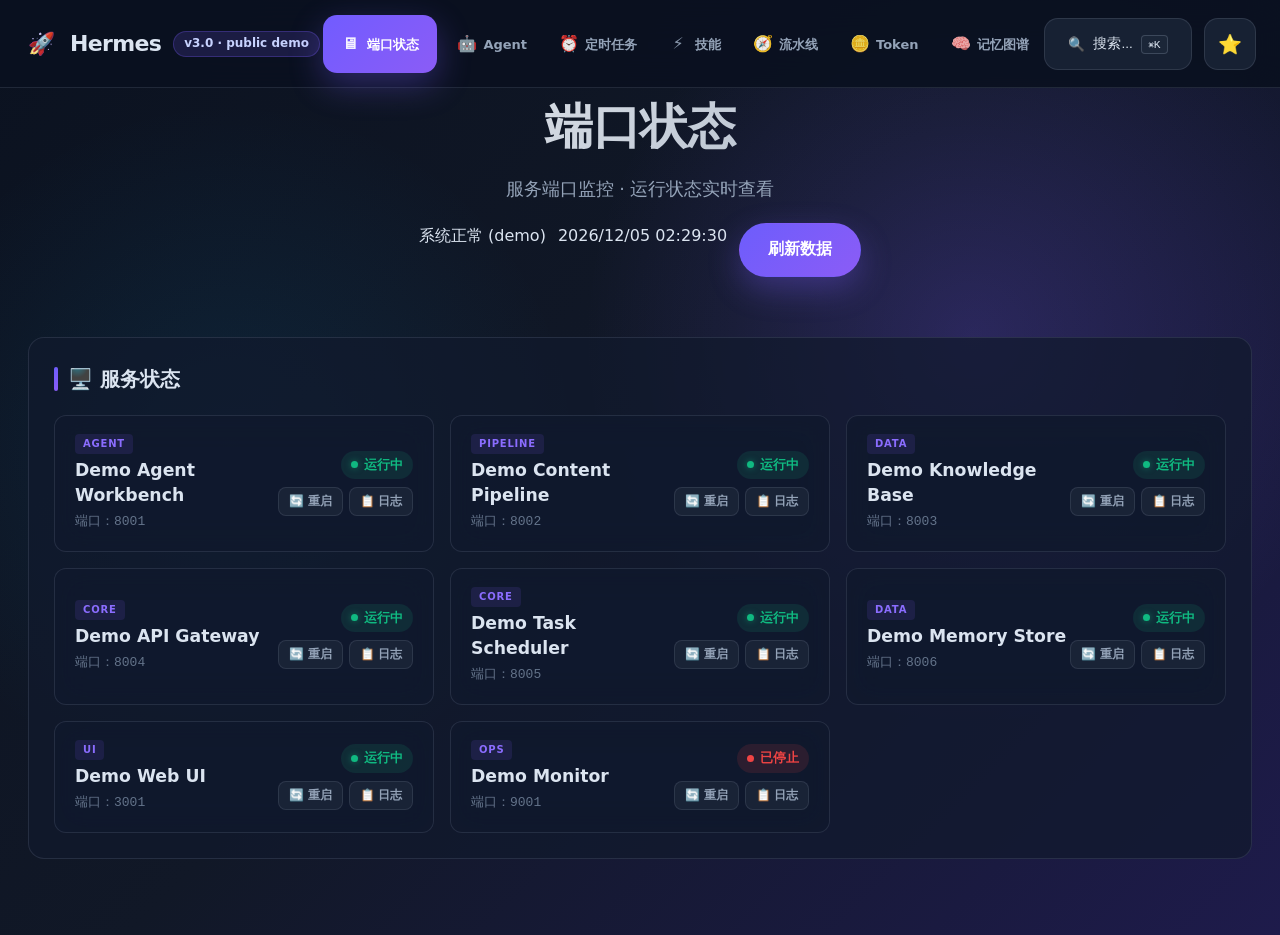
<file: dashboard-lite/index.html>
<!DOCTYPE html>
<html lang="zh-CN">
<head>
    <meta charset="UTF-8">
    <meta http-equiv="Cache-Control" content="no-cache, no-store, must-revalidate">
    <meta http-equiv="Pragma" content="no-cache">
    <meta http-equiv="Expires" content="0">
    <meta name="viewport" content="width=device-width, initial-scale=1.0">
    <title>端口状态 - Hermes Dashboard Lite (Demo)</title>
    <link rel="stylesheet" href="css/style.css">
    <link rel="stylesheet" href="css/console-v31.css">
    <link rel="stylesheet" href="css/navigation.css">
    <link rel="stylesheet" href="css/responsive.css">
    <link rel="stylesheet" href="css/sse-components.css">
    <link rel="stylesheet" href="css/transitions.css">
    <style>
        html, body { margin: 0; padding: 0; background: linear-gradient(135deg, #0f172a 0%, #1e293b 100%); min-height: 100vh; }
        .top-navbar { background: rgba(15, 23, 42, 0.95); }
        .nav-item.active { color: #ffffff !important; background: linear-gradient(135deg, #6366f1 0%, #8b5cf6 100%); }
    </style>
</head>
<body>
    <nav class="top-navbar">
        <div class="navbar-container">
            <a href="index.html" class="navbar-brand">
                <span class="logo-icon">🚀</span>
                <span class="logo-text">Hermes</span>
                <span class="version">v3.0 · public demo</span>
            </a>
            <div class="navbar-menu">
                <a href="index.html" class="nav-item active"><span class="icon">&#x1F5A5;</span><span>端口状态</span></a>
                <a href="agents.html" class="nav-item"><span class="icon">&#x1F916;</span><span>Agent</span></a>
                <a href="tasks.html" class="nav-item"><span class="icon">&#x23F0;</span><span>定时任务</span></a>
                <a href="skills.html" class="nav-item"><span class="icon">&#x26A1;</span><span>技能</span></a>
                <a href="pipeline.html" class="nav-item"><span class="icon">&#x1F9ED;</span><span>流水线</span></a>
                <a href="token.html" class="nav-item"><span class="icon">&#x1FA99;</span><span>Token</span></a>
                <a href="memory.html" class="nav-item"><span class="icon">&#x1F9E0;</span><span>记忆图谱</span></a>
            </div>
            <div class="navbar-actions">
                <button class="search-trigger" onclick="alert('🔒 Demo 模式\n\n全局搜索在静态演示版中不可用。')"><span>🔍</span><span>搜索...</span><kbd>⌘K</kbd></button>
                <button class="bookmark-btn" onclick="toggleBookmark()" title="收藏页面">⭐</button>
                <button class="mobile-menu-btn" onclick="toggleMobileMenu()"><span></span><span></span><span></span></button>
            </div>
        </div>
    </nav>

    <div class="container page-content">
        <header class="header">
            <h1>端口状态</h1>
            <p class="subtitle">服务端口监控 · 运行状态实时查看</p>
            <div class="header-actions">
                <span class="status-badge" id="systemHealth">
                    <span class="status-dot"></span>
                    <span id="healthText">检查中...</span>
                </span>
                <span class="current-time" id="currentTime"></span>
                <button class="btn btn-primary refresh-data-btn" onclick="app.refreshAll()">
                    刷新数据
                </button>
            </div>
        </header>

        <section class="section">
            <h2 class="section-title">&#x1F5A5;&#xFE0F; 服务状态</h2>
            <div class="services-grid" id="servicesGrid">
                <div class="loading">
                    <div class="loading-spinner"></div>
                    <div>加载中...</div>
                </div>
            </div>
        </section>
    </div>

    <div class="toast" id="toast"><span class="toast-message" id="toastMessage"></span></div>

    <script src="sample-data.js"></script>
    <script src="js/app.js"></script>
</body>
</html>
</file>
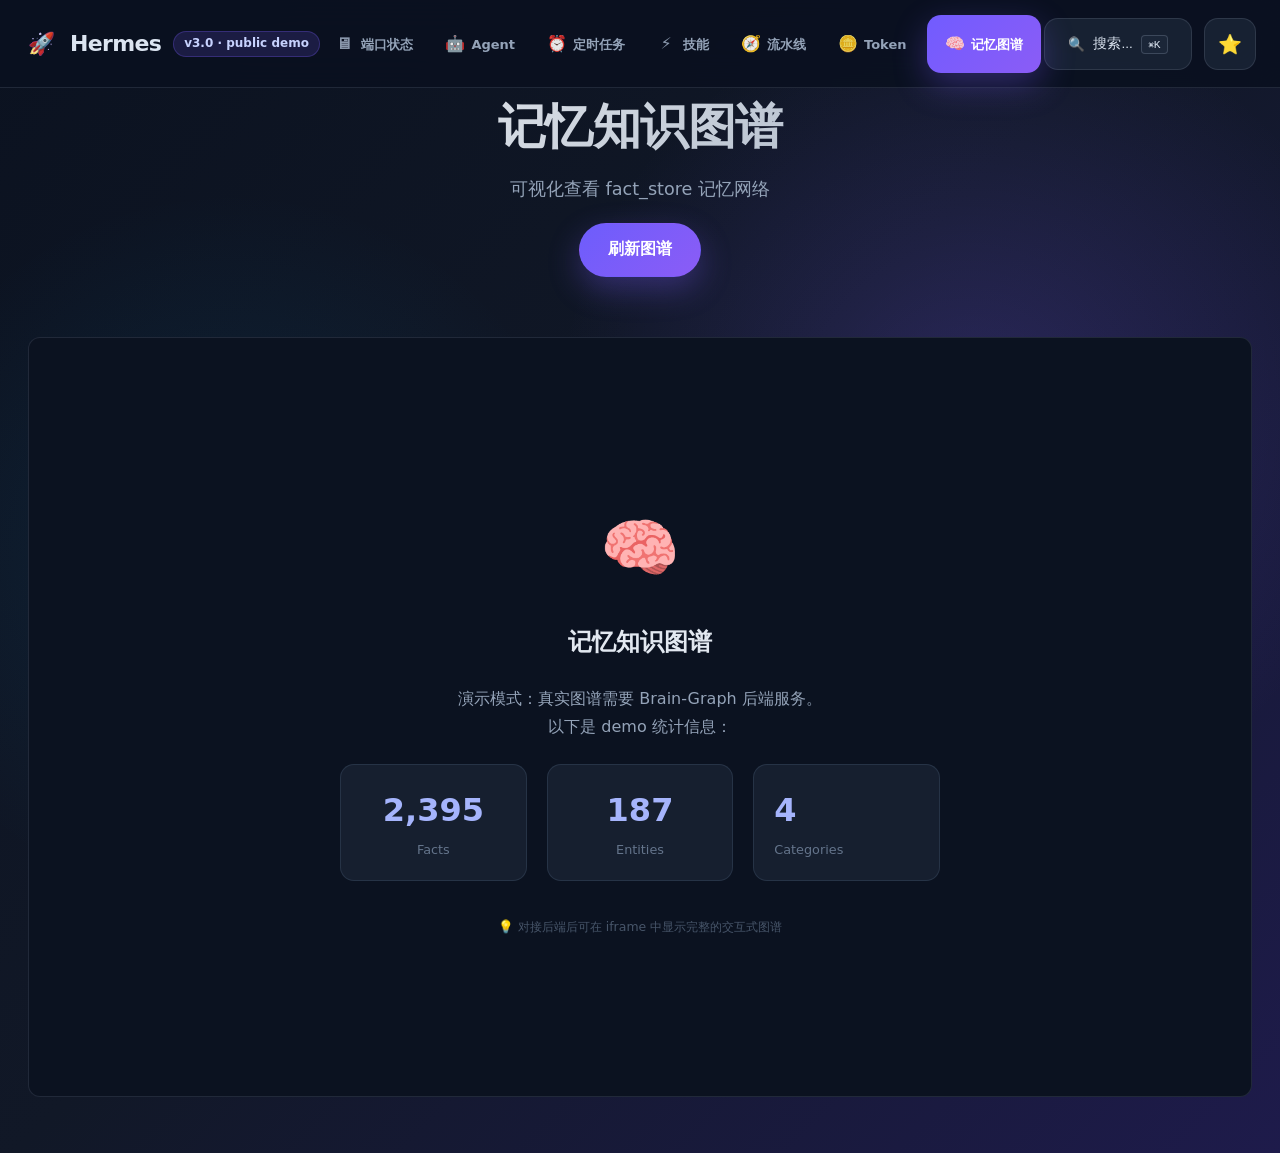
<file: dashboard-lite/memory.html>
<!DOCTYPE html>
<html lang="zh-CN">
<head>
    <meta charset="UTF-8">
    <meta http-equiv="Cache-Control" content="no-cache, no-store, must-revalidate">
    <meta http-equiv="Pragma" content="no-cache">
    <meta http-equiv="Expires" content="0">
    <meta name="viewport" content="width=device-width, initial-scale=1.0">
    <title>记忆图谱 - Hermes Dashboard Lite (Demo)</title>
    <link rel="stylesheet" href="css/style.css">
    <link rel="stylesheet" href="css/console-v31.css">
    <link rel="stylesheet" href="css/navigation.css">
    <link rel="stylesheet" href="css/transitions.css">
    <link rel="stylesheet" href="css/responsive.css">
    <style>
        html, body { margin: 0; padding: 0; background: linear-gradient(135deg, #0f172a 0%, #1e293b 100%); min-height: 100vh; }
        .top-navbar { background: rgba(15, 23, 42, 0.95); }
        .nav-item.active { color: #ffffff !important; background: linear-gradient(135deg, #6366f1 0%, #8b5cf6 100%); }

        .graph-container { width: 100%; height: calc(100vh - 140px); background: var(--bg-primary); border-radius: var(--border-radius); border: 1px solid var(--border-color); overflow: hidden; position: relative; }
    </style>
</head>
<body>
    <nav class="top-navbar">
        <div class="navbar-container">
            <a href="index.html" class="navbar-brand">
                <span class="logo-icon">🚀</span><span class="logo-text">Hermes</span><span class="version">v3.0 · public demo</span>
            </a>
            <div class="navbar-menu">
                <a href="index.html" class="nav-item"><span class="icon">&#x1F5A5;</span><span>端口状态</span></a>
                <a href="agents.html" class="nav-item"><span class="icon">&#x1F916;</span><span>Agent</span></a>
                <a href="tasks.html" class="nav-item"><span class="icon">&#x23F0;</span><span>定时任务</span></a>
                <a href="skills.html" class="nav-item"><span class="icon">&#x26A1;</span><span>技能</span></a>
                <a href="pipeline.html" class="nav-item"><span class="icon">&#x1F9ED;</span><span>流水线</span></a>
                <a href="token.html" class="nav-item"><span class="icon">&#x1FA99;</span><span>Token</span></a>
                <a href="memory.html" class="nav-item active"><span class="icon">&#x1F9E0;</span><span>记忆图谱</span></a>
            </div>
            <div class="navbar-actions">
                <button class="search-trigger" onclick="alert('🔒 Demo 模式')"><span>🔍</span><span>搜索...</span><kbd>⌘K</kbd></button>
                <button class="bookmark-btn" onclick="toggleBookmark()" title="收藏页面">⭐</button>
                <button class="mobile-menu-btn" onclick="toggleMobileMenu()"><span></span><span></span><span></span></button>
            </div>
        </div>
    </nav>

    <div class="container page-content">
        <header class="header">
            <h1>记忆知识图谱</h1>
            <p class="subtitle">可视化查看 fact_store 记忆网络</p>
            <div class="header-actions">
                <button class="btn btn-primary" onclick="app.refreshAll()">刷新图谱</button>
            </div>
        </header>

        <div class="graph-container" id="graphContainer">
            <div class="graph-loading" id="graphLoading">
                <div class="spinner"></div>
                <p>正在加载记忆图谱…</p>
            </div>
            <div class="graph-error" id="graphError">
                <div class="error-icon">🔌</div>
                <div class="error-title">记忆图谱服务未就绪</div>
                <div class="error-detail" id="errorMessage"></div>
            </div>
        </div>
    </div>

    <div class="toast" id="toast"><span class="toast-message" id="toastMessage"></span></div>

    <script src="sample-data.js"></script>
    <script src="js/app.js"></script>
</body>
</html>
</file>
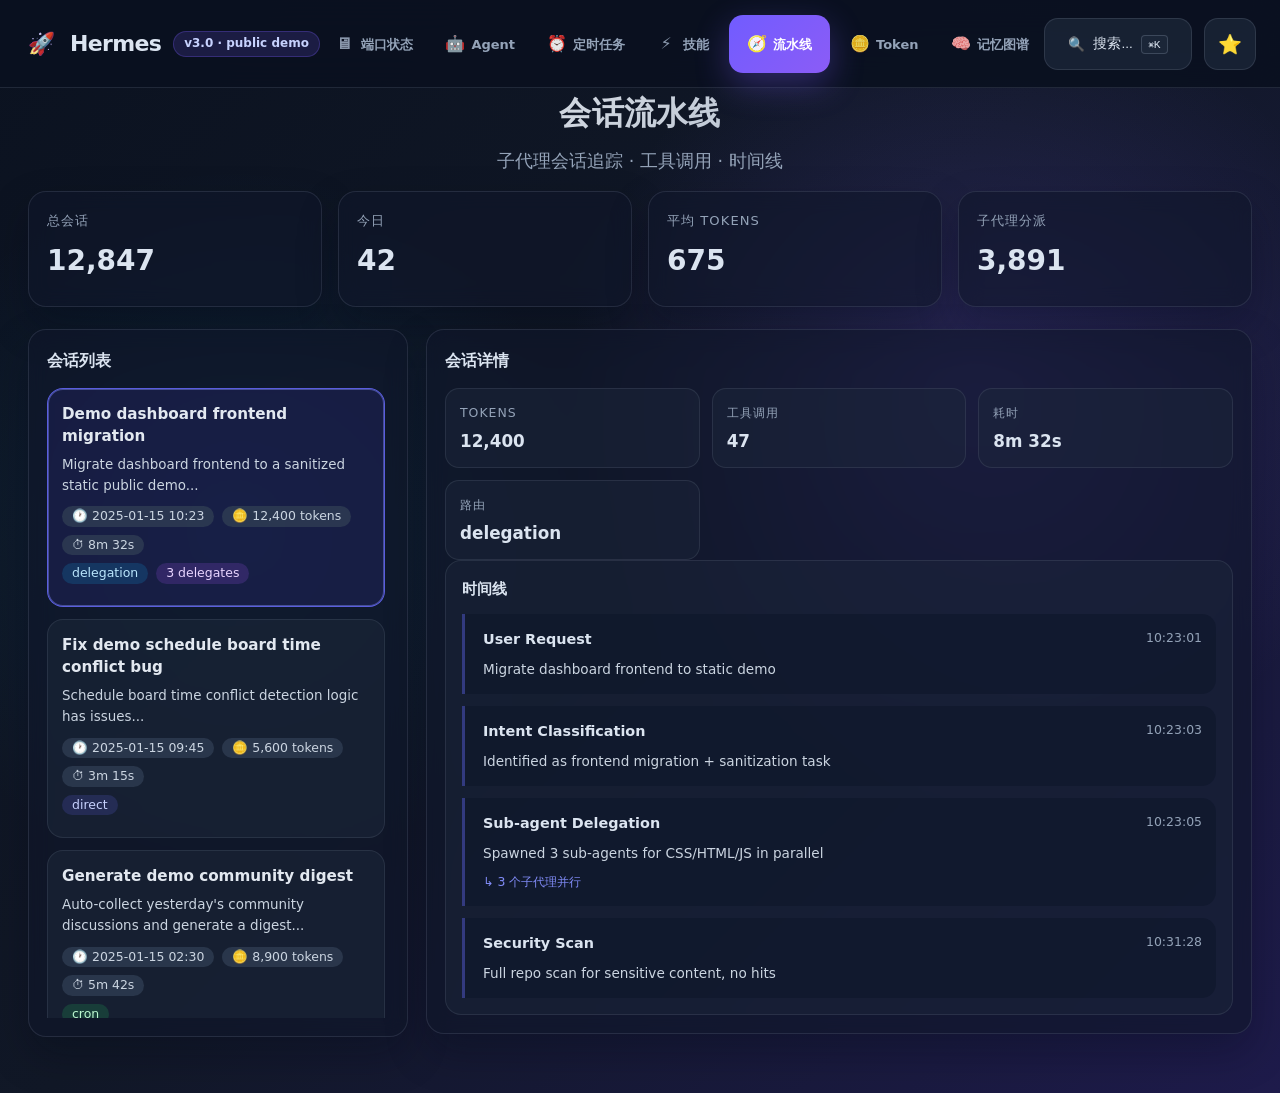
<file: dashboard-lite/pipeline.html>
<!DOCTYPE html>
<html lang="zh-CN">
<head>
    <meta charset="UTF-8">
    <meta http-equiv="Cache-Control" content="no-cache, no-store, must-revalidate">
    <meta http-equiv="Pragma" content="no-cache">
    <meta http-equiv="Expires" content="0">
    <meta name="viewport" content="width=device-width, initial-scale=1.0">
    <title>会话流水线 - Hermes Dashboard Lite (Demo)</title>
    <link rel="stylesheet" href="css/style.css">
    <link rel="stylesheet" href="css/console-v31.css">
    <link rel="stylesheet" href="css/navigation.css">
    <link rel="stylesheet" href="css/responsive.css">
    <style>
        html, body { margin: 0; padding: 0; background: linear-gradient(135deg, #0f172a 0%, #111827 100%); min-height: 100vh; }
        .top-navbar { background: rgba(15, 23, 42, 0.95); }
        .nav-item.active { color: #ffffff !important; background: linear-gradient(135deg, #6366f1 0%, #8b5cf6 100%); }

        .page-shell { max-width: 1680px; margin: 0 auto; padding: 76px 24px 32px; }
        .header { display: block; margin-bottom: 16px; text-align: center; }
        .header h1 { margin: 0 0 8px; font-size: 2rem; font-weight: 700; letter-spacing: 0.3px; }
        .header .subtitle { margin: 0 auto; color: var(--text-secondary, #94a3b8); max-width: 820px; line-height: 1.6; text-align: center; display: block; }

        .overview-grid { display: grid; grid-template-columns: repeat(auto-fit, minmax(180px, 1fr)); gap: 16px; margin-bottom: 22px; }
        .metric-card { background: rgba(15, 23, 42, 0.6); border: 1px solid rgba(148, 163, 184, 0.16); border-radius: 18px; backdrop-filter: blur(10px); box-shadow: 0 18px 40px rgba(2, 6, 23, 0.28); padding: 18px 18px 16px; }
        .metric-label { color: var(--text-secondary, #94a3b8); font-size: 0.82rem; margin-bottom: 8px; text-transform: uppercase; letter-spacing: 0.08em; }
        .metric-value { font-size: 1.75rem; font-weight: 700; margin-bottom: 6px; }

        .main-grid { display: grid; grid-template-columns: 380px minmax(0, 1fr); gap: 18px; align-items: start; }
        .panel { padding: 18px; background: rgba(15, 23, 42, 0.6); border: 1px solid rgba(148, 163, 184, 0.16); border-radius: 18px; backdrop-filter: blur(10px); box-shadow: 0 18px 40px rgba(2, 6, 23, 0.28); }
        .panel-title { display: flex; justify-content: space-between; align-items: center; gap: 12px; margin-bottom: 14px; }
        .panel-title h2, .panel-title h3 { margin: 0; font-size: 1rem; }

        .session-list { display: flex; flex-direction: column; gap: 12px; max-height: calc(100vh - 270px); overflow-y: auto; padding-right: 4px; }
        .session-card { padding: 14px; border-radius: 16px; background: rgba(30, 41, 59, 0.52); border: 1px solid rgba(148, 163, 184, 0.14); cursor: pointer; transition: transform 0.18s ease, border-color 0.18s ease, box-shadow 0.18s ease; }
        .session-card:hover { transform: translateY(-1px); border-color: rgba(99, 102, 241, 0.45); box-shadow: 0 10px 24px rgba(30, 41, 59, 0.32); }
        .session-card.active { border-color: rgba(99, 102, 241, 0.9); background: rgba(49, 46, 129, 0.28); box-shadow: 0 0 0 1px rgba(129, 140, 248, 0.45) inset; }
        .session-user-msg { font-size: 0.95rem; font-weight: 700; margin-bottom: 8px; line-height: 1.45; color: #e2e8f0; }
        .session-preview { color: #cbd5e1; font-size: 0.84rem; line-height: 1.55; margin-bottom: 10px; }
        .meta-row, .badge-row { display: flex; flex-wrap: wrap; gap: 8px; margin-bottom: 8px; }
        .meta-chip { display: inline-flex; align-items: center; gap: 6px; padding: 4px 10px; border-radius: 999px; font-size: 0.78rem; line-height: 1; white-space: nowrap; background: rgba(51, 65, 85, 0.72); color: #cbd5e1; }
        .badge { display: inline-flex; align-items: center; gap: 6px; padding: 4px 10px; border-radius: 999px; font-size: 0.78rem; line-height: 1; white-space: nowrap; }
        .badge.route { background: rgba(99, 102, 241, 0.18); color: #c7d2fe; }
        .badge.delegate { background: rgba(14, 165, 233, 0.18); color: #bae6fd; }
        .badge.broadcast { background: rgba(34, 197, 94, 0.18); color: #bbf7d0; }
        .badge.trace { background: rgba(168, 85, 247, 0.18); color: #e9d5ff; }

        .detail-scroll { display: flex; flex-direction: column; gap: 16px; }
        .detail-summary-grid { display: grid; grid-template-columns: repeat(auto-fit, minmax(190px, 1fr)); gap: 12px; }
        .summary-block { padding: 14px; border-radius: 14px; background: rgba(30, 41, 59, 0.48); border: 1px solid rgba(148, 163, 184, 0.14); }
        .summary-block .label { color: var(--text-secondary, #94a3b8); font-size: 0.78rem; margin-bottom: 6px; text-transform: uppercase; letter-spacing: 0.08em; }
        .summary-block .value { font-size: 1.05rem; font-weight: 700; line-height: 1.45; word-break: break-word; }
        .detail-section { padding: 16px; border-radius: 16px; background: rgba(30, 41, 59, 0.48); border: 1px solid rgba(148, 163, 184, 0.14); }
        .detail-section h3 { margin: 0 0 12px; font-size: 0.96rem; }
        .timeline { position: relative; display: flex; flex-direction: column; gap: 12px; }
        .timeline-item { position: relative; padding: 14px 14px 14px 18px; border-left: 3px solid rgba(99, 102, 241, 0.42); background: rgba(15, 23, 42, 0.58); border-radius: 0 14px 14px 0; }
        .timeline-head { display: flex; justify-content: space-between; gap: 12px; align-items: flex-start; margin-bottom: 8px; }
        .timeline-label { font-weight: 700; font-size: 0.9rem; }
        .timeline-time { color: var(--text-secondary, #94a3b8); font-size: 0.78rem; white-space: nowrap; }
        .timeline-summary { color: #cbd5e1; font-size: 0.85rem; line-height: 1.55; }

        @media (max-width: 1180px) { .main-grid { grid-template-columns: 1fr; } .session-list { max-height: none; } }
        @media (max-width: 768px) { .page-shell { padding: 94px 14px 20px; } }
    </style>
</head>
<body>
    <nav class="top-navbar">
        <div class="navbar-container">
            <a href="index.html" class="navbar-brand">
                <span class="logo-icon">🚀</span><span class="logo-text">Hermes</span><span class="version">v3.0 · public demo</span>
            </a>
            <div class="navbar-menu">
                <a href="index.html" class="nav-item"><span class="icon">&#x1F5A5;</span><span>端口状态</span></a>
                <a href="agents.html" class="nav-item"><span class="icon">&#x1F916;</span><span>Agent</span></a>
                <a href="tasks.html" class="nav-item"><span class="icon">&#x23F0;</span><span>定时任务</span></a>
                <a href="skills.html" class="nav-item"><span class="icon">&#x26A1;</span><span>技能</span></a>
                <a href="pipeline.html" class="nav-item active"><span class="icon">&#x1F9ED;</span><span>流水线</span></a>
                <a href="token.html" class="nav-item"><span class="icon">&#x1FA99;</span><span>Token</span></a>
                <a href="memory.html" class="nav-item"><span class="icon">&#x1F9E0;</span><span>记忆图谱</span></a>
            </div>
            <div class="navbar-actions">
                <button class="search-trigger" onclick="alert('🔒 Demo 模式')"><span>🔍</span><span>搜索...</span><kbd>⌘K</kbd></button>
                <button class="bookmark-btn" onclick="toggleBookmark()" title="收藏页面">⭐</button>
                <button class="mobile-menu-btn" onclick="toggleMobileMenu()"><span></span><span></span><span></span></button>
            </div>
        </div>
    </nav>

    <div class="page-shell">
        <header class="header">
            <h1>会话流水线</h1>
            <p class="subtitle">子代理会话追踪 · 工具调用 · 时间线</p>
        </header>

        <div class="overview-grid" id="pipelineOverview"></div>

        <div class="main-grid">
            <div class="panel">
                <div class="panel-title"><h3>会话列表</h3></div>
                <div class="session-list" id="sessionList"></div>
            </div>
            <div class="panel">
                <div class="panel-title"><h3>会话详情</h3></div>
                <div id="sessionDetail"></div>
            </div>
        </div>
    </div>

    <div class="toast" id="toast"><span class="toast-message" id="toastMessage"></span></div>

    <script src="sample-data.js"></script>
    <script src="js/app.js"></script>
</body>
</html>
</file>
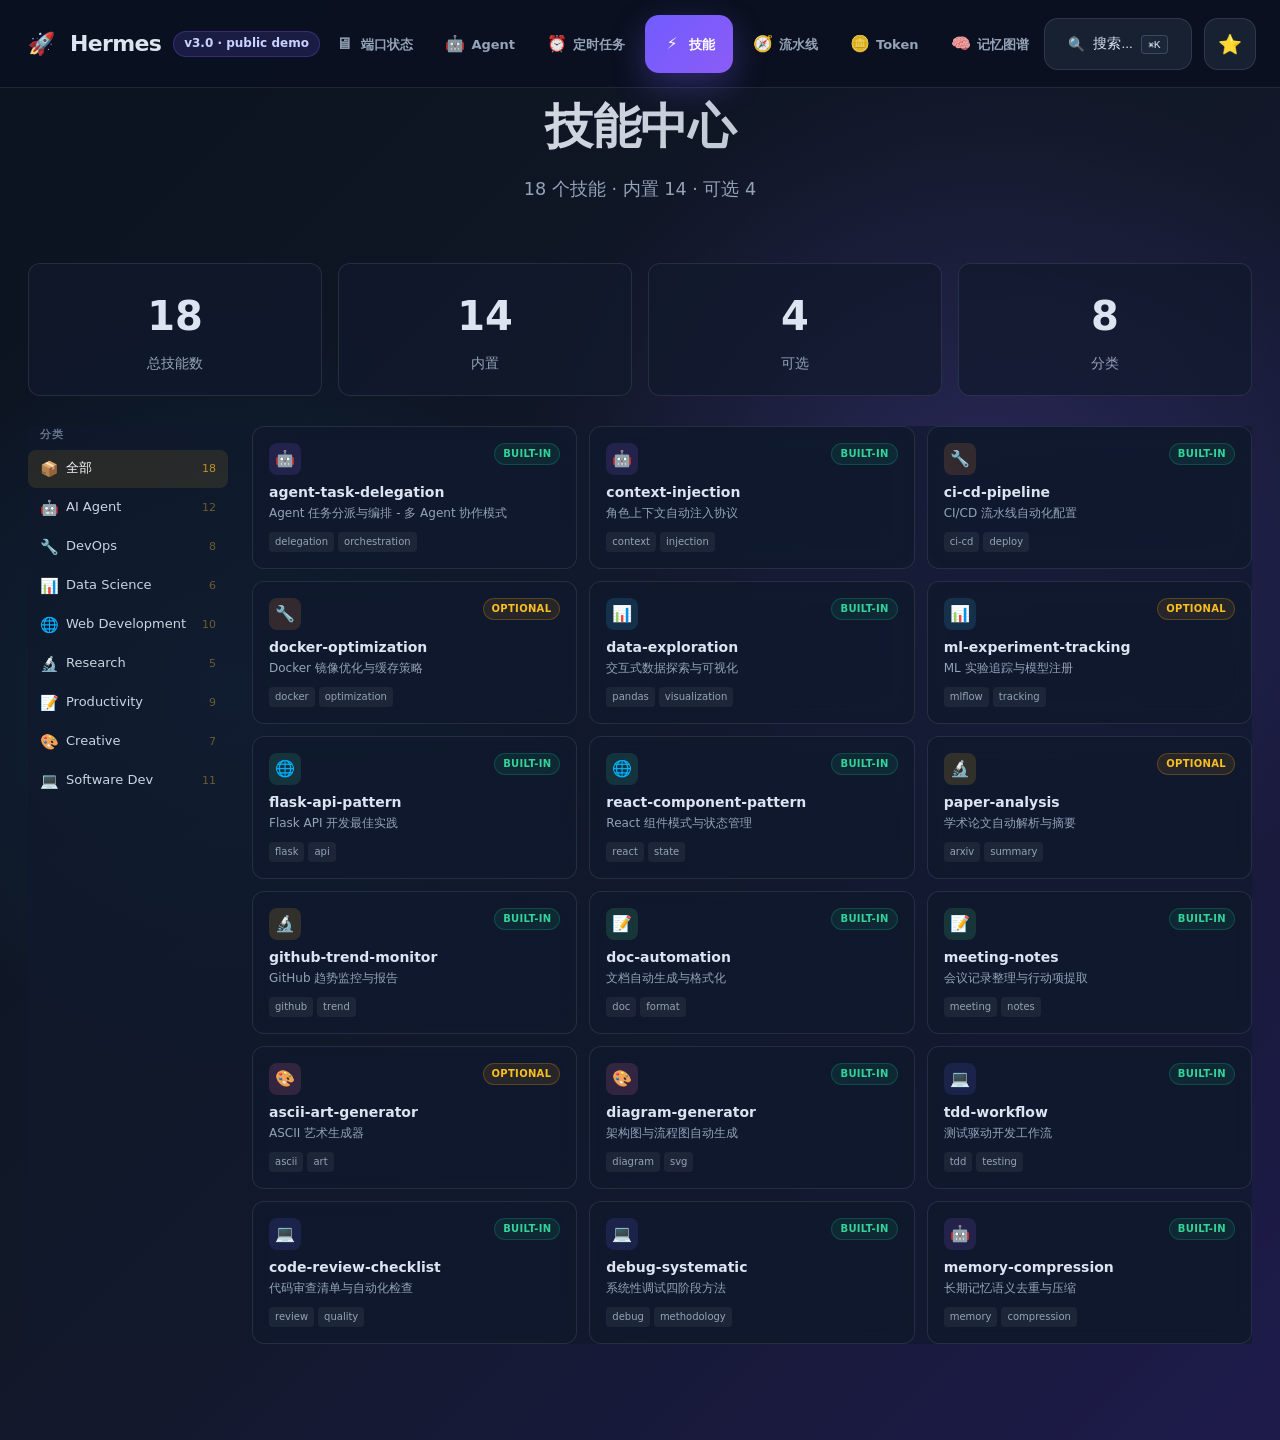
<file: dashboard-lite/skills.html>
<!DOCTYPE html>
<html lang="zh-CN">
<head>
    <meta charset="UTF-8">
    <meta http-equiv="Cache-Control" content="no-cache, no-store, must-revalidate">
    <meta http-equiv="Pragma" content="no-cache">
    <meta http-equiv="Expires" content="0">
    <meta name="viewport" content="width=device-width, initial-scale=1.0">
    <title>技能中心 - Hermes Dashboard Lite (Demo)</title>
    <link rel="stylesheet" href="css/style.css">
    <link rel="stylesheet" href="css/console-v31.css">
    <link rel="stylesheet" href="css/navigation.css">
    <link rel="stylesheet" href="css/responsive.css">
    <link rel="stylesheet" href="css/transitions.css">
    <style>
        html, body { margin: 0; padding: 0; background: linear-gradient(135deg, #0f172a 0%, #1e293b 100%); min-height: 100vh; }
        .top-navbar { background: rgba(15, 23, 42, 0.95); }
        .nav-item.active { color: #ffffff !important; background: linear-gradient(135deg, #6366f1 0%, #8b5cf6 100%); }

        .stats-summary { display: grid !important; grid-template-columns: repeat(4, 1fr) !important; gap: 16px; margin-bottom: 30px; }
        .summary-card { background: var(--bg-card); border: 1px solid var(--border-color); border-radius: var(--border-radius); padding: 20px; text-align: center; transition: all 0.2s; }
        .summary-card:hover { transform: translateY(-2px); box-shadow: 0 4px 12px rgba(0,0,0,0.2); }
        .summary-card.active { border-color: var(--accent-green); background: rgba(16, 185, 129, 0.05); }
        .summary-card.paused { border-color: var(--accent-orange); background: rgba(245, 158, 11, 0.05); }
        .summary-card.success { border-color: var(--primary); background: rgba(99, 102, 241, 0.05); }
        .summary-value { font-size: 2.5rem; font-weight: 700; color: var(--text-primary); margin-bottom: 4px; }
        .summary-label { color: var(--text-secondary); font-size: 0.9rem; }

        .skills-main-layout { display: flex; gap: 24px; align-items: flex-start; }
        .skills-sidebar { width: 200px; flex-shrink: 0; position: sticky; top: 80px; max-height: calc(100vh - 100px); overflow-y: auto; }
        .skills-sidebar::-webkit-scrollbar { width: 4px; }
        .skills-sidebar::-webkit-scrollbar-thumb { background: rgba(255,255,255,0.1); border-radius: 2px; }
        .skills-sidebar-title { font-size: 11px; font-weight: 600; color: #64748b; text-transform: uppercase; letter-spacing: 1px; margin: 0 0 6px 12px; }
        .skills-nav-list { list-style: none; margin: 0; padding: 0; }
        .skills-nav-item { display: flex; align-items: center; gap: 8px; padding: 7px 12px; border-radius: 8px; cursor: pointer; transition: background 0.15s; margin-bottom: 1px; }
        .skills-nav-item:hover { background: rgba(255,255,255,0.04); }
        .skills-nav-item.active { background: rgba(251,191,36,0.1); }
        .skills-nav-item .nav-icon { font-size: 15px; flex-shrink: 0; width: 18px; text-align: center; }
        .skills-nav-item .nav-label { font-size: 13px; color: #cbd5e1; flex: 1; white-space: nowrap; overflow: hidden; text-overflow: ellipsis; }
        .skills-nav-item.active .nav-label { color: #f8fafc; font-weight: 500; }
        .skills-nav-item .nav-count { font-size: 11px; color: rgba(251,191,36,0.4); flex-shrink: 0; }
        .skills-nav-item.active .nav-count { color: rgba(251,191,36,0.7); }
        .skills-content { flex: 1; min-width: 0; }
        .skills-card-grid { display: grid; grid-template-columns: repeat(auto-fill, minmax(280px, 1fr)); gap: 12px; }
        .skill-card { background: var(--bg-card); border: 1px solid var(--border-color); border-radius: var(--border-radius); padding: 16px; cursor: pointer; transition: all 0.2s; position: relative; }
        .skill-card:hover { border-color: rgba(99,102,241,0.3); transform: translateY(-2px); box-shadow: var(--shadow-sm); }
        .skill-card-header { display: flex; align-items: flex-start; justify-content: space-between; margin-bottom: 8px; }
        .skill-card-icon { width: 32px; height: 32px; border-radius: 8px; display: flex; align-items: center; justify-content: center; font-size: 16px; flex-shrink: 0; }
        .skill-card-icon.cat-ai-agent { background: rgba(139,92,246,0.15); }
        .skill-card-icon.cat-devops { background: rgba(251,146,60,0.15); }
        .skill-card-icon.cat-data-science { background: rgba(56,189,248,0.15); }
        .skill-card-icon.cat-web-development { background: rgba(52,211,153,0.15); }
        .skill-card-icon.cat-research { background: rgba(251,191,36,0.15); }
        .skill-card-icon.cat-productivity { background: rgba(74,222,128,0.15); }
        .skill-card-icon.cat-creative { background: rgba(244,114,182,0.15); }
        .skill-card-icon.cat-software-development { background: rgba(99,102,241,0.15); }
        .skill-card-status { font-size: 10px; font-weight: 600; padding: 2px 8px; border-radius: 12px; letter-spacing: 0.3px; }
        .skill-card-status.built-in { background: rgba(16,185,129,0.1); color: #34d399; border: 1px solid rgba(16,185,129,0.25); }
        .skill-card-status.optional { background: rgba(245,158,11,0.1); color: #fbbf24; border: 1px solid rgba(245,158,11,0.25); }
        .skill-card-title { font-size: 14px; font-weight: 600; color: var(--text-primary); margin: 0 0 4px; line-height: 1.3; }
        .skill-card-desc { font-size: 12px; color: var(--text-secondary); line-height: 1.4; margin: 0 0 10px; display: -webkit-box; -webkit-line-clamp: 2; -webkit-box-orient: vertical; overflow: hidden; }
        .skill-card-tags { display: flex; gap: 4px; flex-wrap: wrap; }
        .skill-card-tag { font-size: 10px; font-weight: 500; padding: 2px 6px; border-radius: 4px; background: rgba(255,255,255,0.06); color: #94a3b8; }
        .skill-card-tag.tag-category { background: rgba(99,102,241,0.12); color: #818cf8; }

        @media (max-width: 1024px) { .skills-card-grid { grid-template-columns: repeat(2, 1fr); } }
        @media (max-width: 768px) { .skills-main-layout { flex-direction: column; } .skills-sidebar { width: 100%; position: static; max-height: none; display: flex; overflow-x: auto; gap: 4px; padding-bottom: 6px; } .skills-sidebar-title { display: none; } .skills-nav-list { display: flex; gap: 4px; } .skills-nav-item { white-space: nowrap; padding: 5px 10px; } .skills-card-grid { grid-template-columns: 1fr; } }
    </style>
</head>
<body>
    <nav class="top-navbar">
        <div class="navbar-container">
            <a href="index.html" class="navbar-brand">
                <span class="logo-icon">🚀</span><span class="logo-text">Hermes</span><span class="version">v3.0 · public demo</span>
            </a>
            <div class="navbar-menu">
                <a href="index.html" class="nav-item"><span class="icon">&#x1F5A5;</span><span>端口状态</span></a>
                <a href="agents.html" class="nav-item"><span class="icon">&#x1F916;</span><span>Agent</span></a>
                <a href="tasks.html" class="nav-item"><span class="icon">&#x23F0;</span><span>定时任务</span></a>
                <a href="skills.html" class="nav-item active"><span class="icon">&#x26A1;</span><span>技能</span></a>
                <a href="pipeline.html" class="nav-item"><span class="icon">&#x1F9ED;</span><span>流水线</span></a>
                <a href="token.html" class="nav-item"><span class="icon">&#x1FA99;</span><span>Token</span></a>
                <a href="memory.html" class="nav-item"><span class="icon">&#x1F9E0;</span><span>记忆图谱</span></a>
            </div>
            <div class="navbar-actions">
                <button class="search-trigger" onclick="alert('🔒 Demo 模式')"><span>🔍</span><span>搜索...</span><kbd>⌘K</kbd></button>
                <button class="bookmark-btn" onclick="toggleBookmark()" title="收藏页面">⭐</button>
                <button class="mobile-menu-btn" onclick="toggleMobileMenu()"><span></span><span></span><span></span></button>
            </div>
        </div>
    </nav>

    <div class="container page-content">
        <header class="header">
            <h1>技能中心</h1>
            <p class="subtitle" id="skillsSubtitle">- 个技能 · 内置 - · 可选 -</p>
        </header>

        <div class="stats-summary" id="skillsStats"></div>

        <section class="section">
            <div class="skills-main-layout">
                <aside class="skills-sidebar" id="skillsSidebar"></aside>
                <main class="skills-content" id="skillsContent"></main>
            </div>
        </section>
    </div>

    <div class="toast" id="toast"><span class="toast-message" id="toastMessage"></span></div>

    <script src="sample-data.js"></script>
    <script src="js/app.js"></script>
</body>
</html>
</file>
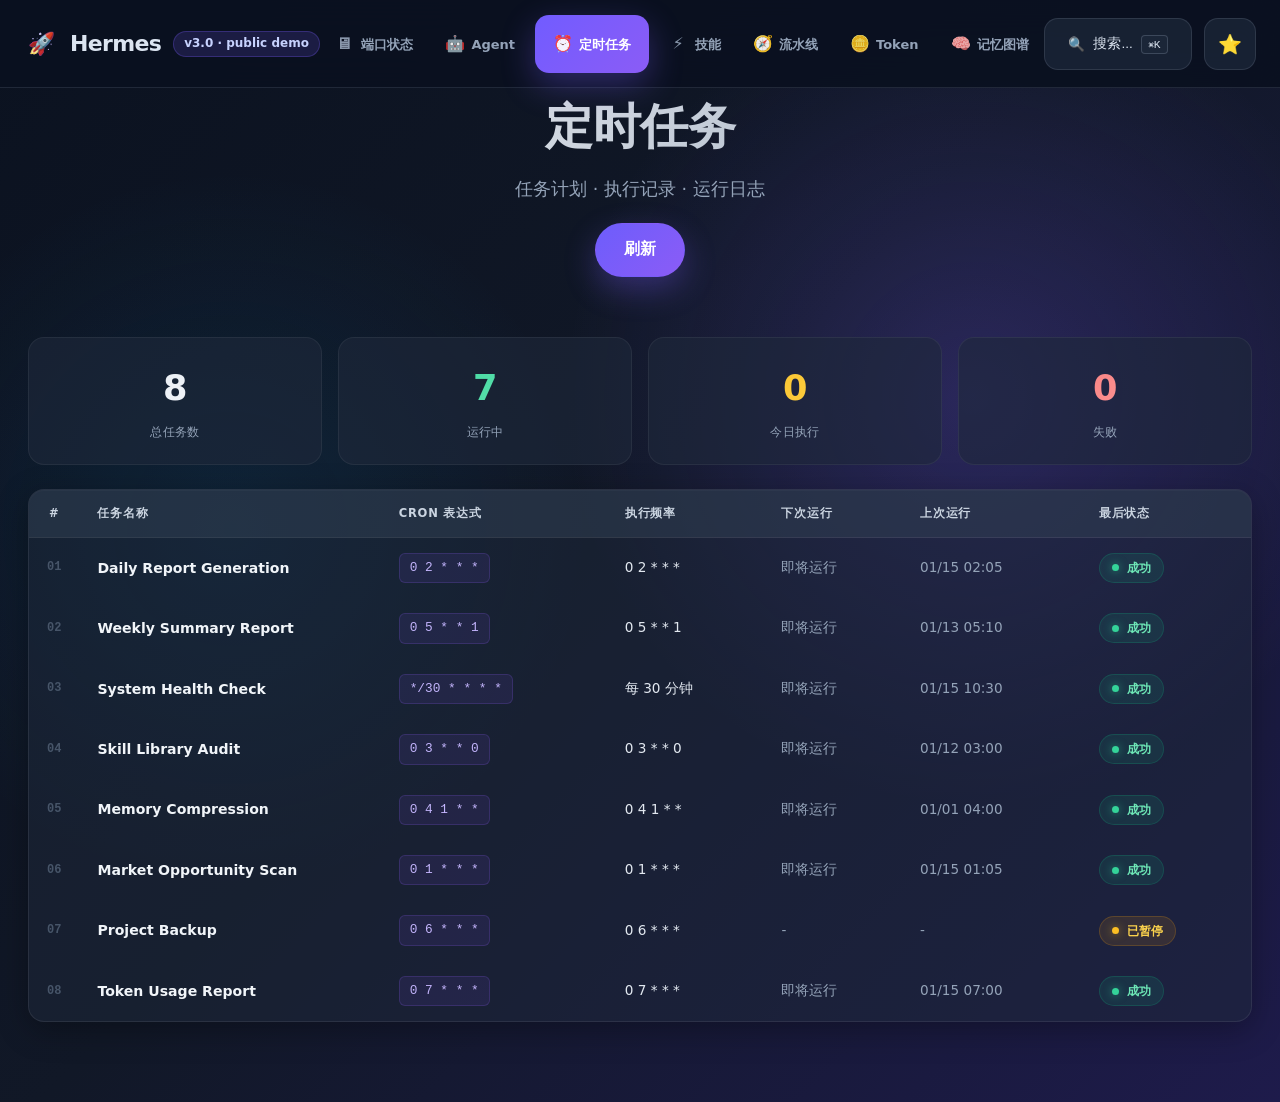
<file: dashboard-lite/tasks.html>
<!DOCTYPE html>
<html lang="zh-CN">
<head>
    <meta charset="UTF-8">
    <meta http-equiv="Cache-Control" content="no-cache, no-store, must-revalidate">
    <meta http-equiv="Pragma" content="no-cache">
    <meta http-equiv="Expires" content="0">
    <meta name="viewport" content="width=device-width, initial-scale=1.0">
    <title>定时任务 - Hermes Dashboard Lite (Demo)</title>
    <link rel="stylesheet" href="css/style.css">
    <link rel="stylesheet" href="css/console-v31.css">
    <link rel="stylesheet" href="css/navigation.css">
    <link rel="stylesheet" href="css/transitions.css">
    <style>
        html, body { margin: 0; padding: 0; background: linear-gradient(135deg, #0f172a 0%, #1e293b 100%); min-height: 100vh; }
        .top-navbar { background: rgba(15, 23, 42, 0.95); }
        .nav-item.active { color: #ffffff !important; background: linear-gradient(135deg, #6366f1 0%, #8b5cf6 100%); }

        .tasks-summary { display: grid; grid-template-columns: repeat(4, 1fr); gap: var(--spacing-md); margin-bottom: var(--spacing-lg); }
        .task-stat { background: rgba(30, 41, 59, 0.6); backdrop-filter: blur(20px); -webkit-backdrop-filter: blur(20px); border: 1px solid rgba(255, 255, 255, 0.06); border-radius: 16px; padding: 22px 16px; text-align: center; position: relative; overflow: hidden; transition: all 0.3s cubic-bezier(0.4, 0, 0.2, 1); }
        .task-stat::before { content: ''; position: absolute; top: 0; left: 0; right: 0; height: 2px; background: linear-gradient(90deg, transparent, var(--primary), transparent); opacity: 0; transition: opacity 0.3s; }
        .task-stat:hover { transform: translateY(-3px); border-color: rgba(99, 102, 241, 0.3); }
        .task-stat:hover::before { opacity: 1; }
        .task-stat-value { font-size: 2.2rem; font-weight: 800; background: linear-gradient(135deg, #e2e8f0, #f8fafc); -webkit-background-clip: text; -webkit-text-fill-color: transparent; background-clip: text; letter-spacing: -0.5px; }
        .task-stat-value.accent-green { background: linear-gradient(135deg, #34d399, #6ee7b7); -webkit-background-clip: text; -webkit-text-fill-color: transparent; }
        .task-stat-value.accent-orange { background: linear-gradient(135deg, #fbbf24, #fcd34d); -webkit-background-clip: text; -webkit-text-fill-color: transparent; }
        .task-stat-value.accent-red { background: linear-gradient(135deg, #f87171, #fca5a5); -webkit-background-clip: text; -webkit-text-fill-color: transparent; }
        .task-stat-label { font-size: 0.78rem; color: #94a3b8; margin-top: 6px; letter-spacing: 0.3px; }
        @media (max-width: 768px) { .tasks-summary { grid-template-columns: repeat(2, 1fr); } }

        .tasks-table-wrapper { background: rgba(30, 41, 59, 0.5); backdrop-filter: blur(20px); -webkit-backdrop-filter: blur(20px); border: 1px solid rgba(255, 255, 255, 0.08); border-radius: 16px; overflow: hidden; margin-bottom: var(--spacing-lg); box-shadow: 0 8px 32px rgba(0, 0, 0, 0.3), inset 0 1px 0 rgba(255, 255, 255, 0.05); }
        .tasks-table { width: 100%; border-collapse: collapse; }
        .tasks-table thead th { background: rgba(51, 65, 85, 0.5); padding: 14px 18px; text-align: left; font-size: 0.72rem; font-weight: 700; color: #cbd5e1; text-transform: uppercase; letter-spacing: 0.8px; border-bottom: 1px solid rgba(255, 255, 255, 0.06); }
        .tasks-table tbody tr { cursor: pointer; transition: all 0.25s ease; position: relative; }
        .tasks-table tbody tr:hover { background: rgba(99, 102, 241, 0.08); }
        .tasks-table tbody td { padding: 15px 18px; font-size: 0.88rem; vertical-align: middle; color: #e2e8f0; }
        .tasks-table .row-index { width: 48px; text-align: center; color: #475569; font-size: 0.75rem; font-weight: 600; font-family: 'Fira Code', monospace; }
        .tasks-table .task-name { font-weight: 600; color: #f1f5f9; max-width: 200px; overflow: hidden; text-overflow: ellipsis; white-space: nowrap; }
        .tasks-table .task-schedule { font-family: 'Fira Code', monospace; font-size: 0.8rem; color: #c4b5fd; background: rgba(139, 92, 246, 0.1); border: 1px solid rgba(139, 92, 246, 0.2); padding: 4px 10px; border-radius: 6px; display: inline-block; }
        .tasks-table .task-freq { color: #e2e8f0; font-size: 0.85rem; }
        .tasks-table .task-time { color: #94a3b8; font-size: 0.85rem; white-space: nowrap; }
        .tasks-table .task-status { display: inline-flex; align-items: center; gap: 8px; padding: 4px 12px; border-radius: 20px; font-size: 0.78rem; font-weight: 600; }
        .status-running { background: rgba(16, 185, 129, 0.12); color: #6ee7b7; border: 1px solid rgba(16, 185, 129, 0.2); }
        .status-ok { background: rgba(16, 185, 129, 0.12); color: #6ee7b7; border: 1px solid rgba(16, 185, 129, 0.2); }
        .status-paused { background: rgba(245, 158, 11, 0.12); color: #fcd34d; border: 1px solid rgba(245, 158, 11, 0.2); }
        .status-failed { background: rgba(239, 68, 68, 0.12); color: #fca5a5; border: 1px solid rgba(239, 68, 68, 0.2); }
        .status-dot { width: 7px; height: 7px; border-radius: 50%; flex-shrink: 0; }
        .status-dot.running, .status-dot.ok { background: #34d399; box-shadow: 0 0 8px rgba(52, 211, 153, 0.6); }
        .status-dot.paused { background: #fbbf24; box-shadow: 0 0 8px rgba(251, 191, 36, 0.5); }
        .status-dot.failed { background: #f87171; box-shadow: 0 0 8px rgba(248, 113, 113, 0.6); }

        .modal-overlay { display: none; position: fixed; top: 0; left: 0; right: 0; bottom: 0; background: rgba(0, 0, 0, 0.7); backdrop-filter: blur(8px); -webkit-backdrop-filter: blur(8px); z-index: 9999; justify-content: center; align-items: center; }
        .modal-content { background: rgba(30, 41, 59, 0.85); backdrop-filter: blur(24px); -webkit-backdrop-filter: blur(24px); border: 1px solid rgba(255, 255, 255, 0.1); border-radius: 20px; max-width: 720px; width: 92%; max-height: 85vh; overflow-y: auto; box-shadow: 0 24px 64px rgba(0, 0, 0, 0.5), inset 0 1px 0 rgba(255, 255, 255, 0.1); }
        .modal-header { display: flex; justify-content: space-between; align-items: center; padding: 22px 26px; border-bottom: 1px solid rgba(255, 255, 255, 0.06); }
        .modal-header h2 { font-size: 1.15rem; color: #f1f5f9; margin: 0; font-weight: 700; }
        .modal-close { background: rgba(255, 255, 255, 0.06); border: 1px solid rgba(255, 255, 255, 0.1); color: #94a3b8; font-size: 1.4rem; cursor: pointer; width: 32px; height: 32px; display: flex; align-items: center; justify-content: center; border-radius: 10px; transition: all 0.2s; }
        .modal-close:hover { background: rgba(239, 68, 68, 0.15); color: #fca5a5; border-color: rgba(239, 68, 68, 0.3); }
        .modal-body { padding: 22px 26px; }
        .detail-section { margin-bottom: 22px; }
        .detail-section h3 { font-size: 0.78rem; color: #94a3b8; text-transform: uppercase; letter-spacing: 0.6px; margin-bottom: 12px; font-weight: 600; }
        .detail-table { width: 100%; border-collapse: collapse; }
        .detail-table td { padding: 10px 14px; border-bottom: 1px solid rgba(255, 255, 255, 0.04); font-size: 0.88rem; }
        .detail-table td:first-child { color: #64748b; width: 130px; font-weight: 500; }
        .detail-table td:last-child { color: #e2e8f0; font-weight: 500; }
        .detail-table code { background: rgba(139, 92, 246, 0.1); border: 1px solid rgba(139, 92, 246, 0.2); padding: 3px 8px; border-radius: 6px; font-family: 'Fira Code', monospace; font-size: 0.8rem; color: #c4b5fd; }
        .code-block { background: rgba(15, 23, 42, 0.6); border: 1px solid rgba(255, 255, 255, 0.06); border-radius: 12px; padding: 16px; font-family: 'Fira Code', monospace; font-size: 0.82rem; color: #e2e8f0; line-height: 1.6; overflow-x: auto; white-space: pre-wrap; word-break: break-all; max-height: 200px; overflow-y: auto; }
        .badge { display: inline-block; padding: 3px 12px; border-radius: 20px; font-size: 0.75rem; font-weight: 600; }
        .badge-success { background: rgba(16, 185, 129, 0.15); color: #6ee7b7; border: 1px solid rgba(16, 185, 129, 0.2); }
        .badge-warning { background: rgba(245, 158, 11, 0.15); color: #fcd34d; border: 1px solid rgba(245, 158, 11, 0.2); }
        .badge-error { background: rgba(239, 68, 68, 0.15); color: #fca5a5; border: 1px solid rgba(239, 68, 68, 0.2); }
        .empty-state { text-align: center; padding: 60px 20px; color: #64748b; }
        .empty-state .empty-icon { font-size: 3rem; margin-bottom: 12px; }
    </style>
</head>
<body>
    <nav class="top-navbar">
        <div class="navbar-container">
            <a href="index.html" class="navbar-brand">
                <span class="logo-icon">🚀</span><span class="logo-text">Hermes</span><span class="version">v3.0 · public demo</span>
            </a>
            <div class="navbar-menu">
                <a href="index.html" class="nav-item"><span class="icon">&#x1F5A5;</span><span>端口状态</span></a>
                <a href="agents.html" class="nav-item"><span class="icon">&#x1F916;</span><span>Agent</span></a>
                <a href="tasks.html" class="nav-item active"><span class="icon">&#x23F0;</span><span>定时任务</span></a>
                <a href="skills.html" class="nav-item"><span class="icon">&#x26A1;</span><span>技能</span></a>
                <a href="pipeline.html" class="nav-item"><span class="icon">&#x1F9ED;</span><span>流水线</span></a>
                <a href="token.html" class="nav-item"><span class="icon">&#x1FA99;</span><span>Token</span></a>
                <a href="memory.html" class="nav-item"><span class="icon">&#x1F9E0;</span><span>记忆图谱</span></a>
            </div>
            <div class="navbar-actions">
                <button class="search-trigger" onclick="alert('🔒 Demo 模式')"><span>🔍</span><span>搜索...</span><kbd>⌘K</kbd></button>
                <button class="bookmark-btn" onclick="toggleBookmark()" title="收藏页面">⭐</button>
                <button class="mobile-menu-btn" onclick="toggleMobileMenu()"><span></span><span></span><span></span></button>
            </div>
        </div>
    </nav>

    <div class="container page-content">
        <header class="header">
            <h1>定时任务</h1>
            <p class="subtitle">任务计划 · 执行记录 · 运行日志</p>
            <div class="header-actions">
                <button class="btn btn-primary" onclick="app.refreshAll()">刷新</button>
            </div>
        </header>

        <div class="tasks-summary">
            <div class="task-stat"><div class="task-stat-value" id="totalTasks">-</div><div class="task-stat-label">总任务数</div></div>
            <div class="task-stat"><div class="task-stat-value accent-green" id="activeTasks">-</div><div class="task-stat-label">运行中</div></div>
            <div class="task-stat"><div class="task-stat-value accent-orange" id="todayExec">-</div><div class="task-stat-label">今日执行</div></div>
            <div class="task-stat"><div class="task-stat-value accent-red" id="failedTasks">-</div><div class="task-stat-label">失败</div></div>
        </div>

        <div class="tasks-table-wrapper">
            <table class="tasks-table">
                <thead><tr>
                    <th style="width:50px;text-align:center">#</th>
                    <th>任务名称</th><th>Cron 表达式</th><th>执行频率</th><th>下次运行</th><th>上次运行</th><th>最后状态</th>
                </tr></thead>
                <tbody id="tasksBody">
                    <tr><td colspan="7" class="empty-state">加载中...</td></tr>
                </tbody>
            </table>
        </div>
    </div>

    <div id="taskDetailModal" class="modal-overlay"></div>
    <div class="toast" id="toast"><span class="toast-message" id="toastMessage"></span></div>

    <script src="sample-data.js"></script>
    <script src="js/app.js"></script>
</body>
</html>
</file>
<file: dashboard-lite/css/style.css>
/* ========================================
   Hermes Dashboard - 深色科技风格样式
   基于风格规范 v1.0
   ======================================== */

/* CSS 变量定义 */
:root {
    /* 背景色 */
    --bg-primary: #0f172a;
    --bg-secondary: #1e293b;
    --bg-card: #1e293b;
    --bg-tertiary: #334155;

    /* 主色 */
    --primary: #6366f1;
    --primary-light: #8b5cf6;
    --primary-gradient: linear-gradient(135deg, #6366f1 0%, #8b5cf6 100%);

    /* 辅助色 */
    --accent-green: #10b981;
    --accent-green-light: #34d399;
    --accent-orange: #f59e0b;
    --accent-red: #ef4444;
    --accent-red-light: #f87171;

    /* 文字色 */
    --text-primary: #f8fafc;
    --text-secondary: #94a3b8;
    --text-muted: #64748b;

    /* 边框色 */
    --border-color: #334155;
    --border-light: #475569;

    /* 圆角 */
    --border-radius: 12px;
    --border-radius-pill: 9999px;
    --border-radius-sm: 6px;

    /* 阴影 */
    --shadow-sm: 0 10px 30px rgba(0, 0, 0, 0.2);
    --shadow-md: 0 20px 40px rgba(0, 0, 0, 0.3);
    --shadow-primary: 0 10px 30px rgba(99, 102, 241, 0.3);
    --shadow-green: 0 10px 30px rgba(16, 185, 129, 0.3);

    /* 间距 */
    --spacing-xs: 8px;
    --spacing-sm: 12px;
    --spacing-md: 16px;
    --spacing-lg: 24px;
    --spacing-xl: 40px;

    /* 动画 */
    --transition-fast: 0.2s ease;
    --transition-normal: 0.3s ease;
    --transition-slow: 0.5s ease;
}

/* 基础重置 */
* {
    margin: 0;
    padding: 0;
    box-sizing: border-box;
}

/* 基础样式 - 所有页面统一的 Body 样式 */
body {
    font-family: 'Inter', -apple-system, BlinkMacSystemFont, 'Segoe UI', Roboto, 'Helvetica Neue', Arial, sans-serif;
    background: linear-gradient(135deg, #0f172a 0%, #1e1b4b 50%, #0f172a 100%);
    min-height: 100vh;
    color: var(--text-primary);
    line-height: 1.6;
    margin: 0;
    padding: 0;
    position: relative;
    overflow-x: hidden;
}

/* 背景光晕装饰 */
body::before {
    content: '';
    position: fixed;
    top: 0;
    left: 0;
    right: 0;
    bottom: 0;
    background: 
        radial-gradient(circle at 20% 80%, rgba(99, 102, 241, 0.15) 0%, transparent 50%),
        radial-gradient(circle at 80% 20%, rgba(139, 92, 246, 0.15) 0%, transparent 50%),
        radial-gradient(circle at 40% 40%, rgba(16, 185, 129, 0.08) 0%, transparent 40%);
    pointer-events: none;
    z-index: 0;
}

/* 容器 */
.container {
    max-width: 1400px;
    margin: 0 auto;
    padding: 24px 20px 40px;
    position: relative;
    z-index: 1;
}

/* 页面内容包装器 - 用于页面加载淡入动画 */
.page-content {
    animation: pageFadeIn 0.3s ease-out both;
}

@keyframes pageFadeIn {
    from {
        opacity: 0;
        transform: translateY(8px);
    }
    to {
        opacity: 1;
        transform: translateY(0);
    }
}

/* ========================================
   Header 区域
   ======================================== */
.header {
    text-align: center;
    margin-bottom: 60px;
}

/* Header 子页面头部（与任务/Agent 页面统一） */
.header-nav {
    margin-bottom: 20px;
}

.back-btn {
    display: inline-flex;
    align-items: center;
    gap: 8px;
    padding: 8px 16px;
    background: rgba(99, 102, 241, 0.1);
    border: 1px solid rgba(99, 102, 241, 0.3);
    border-radius: 24px;
    color: var(--primary);
    text-decoration: none;
    font-size: 0.9rem;
    font-weight: 500;
    transition: all 0.15s ease;
}

.back-btn:hover {
    background: rgba(99, 102, 241, 0.2);
    border-color: var(--primary);
}

.header-actions {
    display: flex;
    gap: 12px;
    margin-top: 20px;
    justify-content: center;
}

.header h1 {
    font-size: 3rem;
    font-weight: 800;
    background: linear-gradient(135deg, #fff 0%, #94a3b8 100%);
    -webkit-background-clip: text;
    -webkit-text-fill-color: transparent;
    background-clip: text;
    margin-bottom: 10px;
    letter-spacing: -0.5px;
}

.header h1 span {
    background: var(--primary-gradient);
    -webkit-background-clip: text;
    -webkit-text-fill-color: transparent;
    background-clip: text;
}

.header .subtitle {
    color: var(--text-secondary);
    font-size: 1.1rem;
    font-weight: 400;
    margin-top: 4px;
}

/* 状态徽章 */
    display: inline-flex;
    align-items: center;
    gap: 8px;
    padding: 8px 16px;
    background: rgba(16, 185, 129, 0.1);
    border: 1px solid rgba(16, 185, 129, 0.3);
    border-radius: var(--border-radius-pill);
    margin-top: 20px;
    font-size: 0.9rem;
    color: var(--accent-green);
    transition: all var(--transition-normal);
}

.status-badge.warning {
    background: rgba(245, 158, 11, 0.1);
    border-color: rgba(245, 158, 11, 0.3);
    color: var(--accent-orange);
}

.status-badge.error {
    background: rgba(239, 68, 68, 0.1);
    border-color: rgba(239, 68, 68, 0.3);
    color: var(--accent-red);
}

.status-badge .dot {
    width: 8px;
    height: 8px;
    background: currentColor;
    border-radius: 50%;
    animation: pulse 2s infinite;
}

@keyframes pulse {
    0%, 100% { opacity: 1; }
    50% { opacity: 0.5; }
}

/* ========================================
   统计卡片网格
   ======================================== */
.stats-grid {
    display: grid;
    grid-template-columns: repeat(auto-fit, minmax(280px, 1fr));
    gap: 24px;
    margin-bottom: 40px;
}

.stat-card {
    background: var(--bg-card);
    border: 1px solid var(--border-color);
    border-radius: var(--border-radius);
    padding: 24px;
    transition: all var(--transition-normal);
    position: relative;
    overflow: hidden;
}

.stat-card::before {
    content: '';
    position: absolute;
    top: 0;
    left: 0;
    right: 0;
    height: 3px;
    background: var(--primary-gradient);
    transform: scaleX(0);
    transition: transform var(--transition-normal);
}

.stat-card:hover {
    transform: translateY(-4px);
    border-color: var(--primary);
    box-shadow: var(--shadow-md);
}

.stat-card:hover::before {
    transform: scaleX(1);
}

.stat-card .icon {
    width: 48px;
    height: 48px;
    border-radius: var(--border-radius);
    display: flex;
    align-items: center;
    justify-content: center;
    font-size: 1.5rem;
    margin-bottom: 16px;
    background: rgba(99, 102, 241, 0.1);
}

.stat-card .value {
    font-size: 2.5rem;
    font-weight: 700;
    color: var(--text-primary);
    margin-bottom: 4px;
    line-height: 1.2;
}

.stat-card .label {
    color: var(--text-secondary);
    font-size: 0.95rem;
    font-weight: 500;
}

.stat-card .trend {
    display: inline-flex;
    align-items: center;
    gap: 4px;
    padding: 4px 8px;
    background: rgba(16, 185, 129, 0.1);
    border-radius: var(--border-radius-sm);
    font-size: 0.85rem;
    color: var(--accent-green);
    margin-top: 12px;
    font-weight: 500;
}

.stat-card .trend.neutral {
    background: rgba(148, 163, 184, 0.1);
    color: var(--text-secondary);
}

/* ========================================
   Section 区域
   ======================================== */
.section {
    margin-bottom: 40px;
}

.section-title {
    font-size: 1.5rem;
    font-weight: 700;
    margin-bottom: 24px;
    display: flex;
    align-items: center;
    gap: 12px;
    color: var(--text-primary);
}

.section-title::before {
    content: '';
    width: 4px;
    height: 24px;
    background: var(--primary-gradient);
    border-radius: 2px;
}

/* ========================================
   项目卡片网格
   ======================================== */
.cards-grid {
    display: grid;
    grid-template-columns: repeat(auto-fit, minmax(320px, 1fr));
    gap: 20px;
}

/* ========================================
   服务端口状态卡片网格
   ======================================== */
.services-grid {
    display: grid;
    grid-template-columns: repeat(auto-fill, minmax(380px, 1fr));
    gap: 16px;
}

.service-card {
    display: flex;
    justify-content: space-between;
    align-items: center;
    padding: 18px 20px;
    background: var(--bg-card);
    border: 1px solid var(--border-color);
    border-radius: 12px;
    transition: all var(--transition-normal);
}

.service-card:hover {
    border-color: var(--primary);
    box-shadow: var(--shadow-sm);
    transform: translateY(-1px);
}

.service-info {
    display: flex;
    flex-direction: column;
    gap: 4px;
    min-width: 0;
}

.service-group-tag {
    display: inline-block;
    font-size: 10px;
    font-weight: 700;
    text-transform: uppercase;
    letter-spacing: 0.08em;
    color: var(--primary-light);
    background: rgba(124, 92, 255, 0.12);
    padding: 2px 8px;
    border-radius: 4px;
    width: fit-content;
}

.service-name {
    font-size: 15px;
    font-weight: 700;
    color: var(--text-main);
    line-height: 1.3;
}

.service-port {
    font-size: 13px;
    color: var(--text-muted);
    font-family: ui-monospace, 'SF Mono', monospace;
}

.service-status {
    display: flex;
    flex-direction: column;
    align-items: flex-end;
    gap: 8px;
    flex-shrink: 0;
}

.status-indicator {
    display: inline-flex;
    align-items: center;
    gap: 6px;
    font-size: 13px;
    font-weight: 600;
    padding: 4px 10px;
    border-radius: 20px;
}

.status-indicator .status-dot {
    width: 7px;
    height: 7px;
    border-radius: 50%;
}

.status-indicator.running {
    background: rgba(16, 185, 129, 0.12);
    color: #10b981;
}

.status-indicator.running .status-dot {
    background: #10b981;
    box-shadow: 0 0 6px rgba(16, 185, 129, 0.5);
}

.status-indicator.stopped {
    background: rgba(239, 68, 68, 0.12);
    color: #ef4444;
}

.status-indicator.stopped .status-dot {
    background: #ef4444;
}

.service-actions {
    display: flex;
    gap: 6px;
}

.action-btn {
    display: inline-flex;
    align-items: center;
    gap: 4px;
    padding: 5px 10px;
    font-size: 12px;
    font-weight: 600;
    color: var(--text-secondary);
    background: var(--bg-tertiary);
    border: 1px solid var(--border-color);
    border-radius: 8px;
    cursor: pointer;
    transition: all 0.15s ease;
    white-space: nowrap;
}

.action-btn:hover {
    border-color: var(--primary);
    color: var(--primary-light);
    background: rgba(124, 92, 255, 0.08);
}

@media (max-width: 768px) {
    .services-grid {
        grid-template-columns: 1fr;
    }
    .service-card {
        flex-direction: column;
        align-items: flex-start;
        gap: 12px;
    }
    .service-status {
        align-items: flex-start;
        width: 100%;
        flex-direction: row;
        justify-content: space-between;
    }
}

.card {
    background: var(--bg-card);
    border: 1px solid var(--border-color);
    border-radius: var(--border-radius);
    padding: 24px;
    transition: all var(--transition-normal);
}

.card:hover {
    border-color: var(--primary);
    box-shadow: var(--shadow-sm);
    transform: translateY(-2px);
}

.card-header {
    display: flex;
    align-items: center;
    justify-content: space-between;
    margin-bottom: 16px;
    padding-bottom: 12px;
    border-bottom: 1px solid var(--border-color);
}

.card-title {
    font-size: 1.1rem;
    font-weight: 600;
    color: var(--text-primary);
}

.card-badge {
    padding: 4px 12px;
    border-radius: var(--border-radius-pill);
    font-size: 0.8rem;
    font-weight: 500;
}

.badge-success {
    background: rgba(16, 185, 129, 0.15);
    color: var(--accent-green);
    border: 1px solid rgba(16, 185, 129, 0.3);
}

.badge-warning {
    background: rgba(245, 158, 11, 0.15);
    color: var(--accent-orange);
    border: 1px solid rgba(245, 158, 11, 0.3);
}

.badge-error {
    background: rgba(239, 68, 68, 0.15);
    color: var(--accent-red);
    border: 1px solid rgba(239, 68, 68, 0.3);
}

.badge-running {
    background: rgba(99, 102, 241, 0.15);
    color: var(--primary-light);
    border: 1px solid rgba(99, 102, 241, 0.3);
}

.card-content {
    color: var(--text-secondary);
    font-size: 0.95rem;
}

.card-content ul {
    list-style: none;
}

.card-content li {
    padding: 10px 0;
    border-bottom: 1px solid var(--border-color);
    display: flex;
    justify-content: space-between;
    align-items: center;
}

.card-content li:last-child {
    border-bottom: none;
}

.card-content li .label {
    color: var(--text-muted);
    font-size: 0.9rem;
}

.card-content li .value {
    color: var(--text-primary);
    font-weight: 500;
    font-size: 0.95rem;
}

.card-content a {
    color: var(--primary);
    text-decoration: none;
    transition: color var(--transition-fast);
    font-weight: 500;
}

.card-content a:hover {
    color: var(--primary-light);
}

/* 项目操作按钮 */
.card-actions {
    display: flex;
    gap: 8px;
    margin-top: 16px;
    padding-top: 16px;
    border-top: 1px solid var(--border-color);
}

.card-actions .btn {
    flex: 1;
    padding: 8px 16px;
    font-size: 0.85rem;
}

/* ========================================
   按钮样式
   ======================================== */
.btn {
    display: inline-flex;
    align-items: center;
    justify-content: center;
    gap: 8px;
    padding: 12px 24px;
    background: var(--primary-gradient);
    color: white;
    border: none;
    border-radius: var(--border-radius-pill);
    font-size: 1rem;
    font-weight: 600;
    cursor: pointer;
    transition: all var(--transition-normal);
    text-decoration: none;
    white-space: nowrap;
}

.btn:hover {
    transform: translateY(-2px);
    box-shadow: var(--shadow-primary);
}

.btn:active {
    transform: translateY(0);
}

.btn-secondary {
    background: transparent;
    border: 1px solid var(--border-color);
    color: var(--text-primary);
}

.btn-secondary:hover {
    border-color: var(--primary);
    background: rgba(99, 102, 241, 0.1);
    box-shadow: var(--shadow-sm);
}

.btn-success {
    background: linear-gradient(135deg, var(--accent-green) 0%, var(--accent-green-light) 100%);
}

.btn-success:hover {
    box-shadow: var(--shadow-green);
}

.btn-danger {
    background: linear-gradient(135deg, var(--accent-red) 0%, var(--accent-red-light) 100%);
}

.btn-danger:hover {
    box-shadow: 0 10px 30px rgba(239, 68, 68, 0.3);
}

.btn-sm {
    padding: 6px 12px;
    font-size: 0.85rem;
}

.btn:disabled {
    opacity: 0.5;
    cursor: not-allowed;
    transform: none;
}

/* ========================================
   快速操作区域
   ======================================== */
.actions-grid {
    display: flex;
    flex-wrap: wrap;
    gap: 12px;
}

/* ========================================
   进度条
   ======================================== */
.progress-item {
    margin-bottom: 16px;
}

.progress-header {
    display: flex;
    justify-content: space-between;
    margin-bottom: 8px;
    font-size: 0.9rem;
}

.progress-label {
    color: var(--text-secondary);
}

.progress-value {
    color: var(--text-primary);
    font-weight: 600;
}

.progress-bar {
    height: 8px;
    background: var(--bg-secondary);
    border-radius: var(--border-radius-sm);
    overflow: hidden;
}

.progress-fill {
    height: 100%;
    background: var(--primary-gradient);
    border-radius: var(--border-radius-sm);
    transition: width var(--transition-slow);
}

/* ========================================
   Toast 通知
   ======================================== */
.toast {
    position: fixed;
    bottom: 24px;
    right: 24px;
    padding: 16px 24px;
    background: var(--bg-card);
    border: 1px solid var(--border-color);
    border-radius: var(--border-radius);
    box-shadow: var(--shadow-md);
    transform: translateY(100px);
    opacity: 0;
    transition: all var(--transition-normal);
    z-index: 1000;
}

.toast.show {
    transform: translateY(0);
    opacity: 1;
}

.toast.success {
    border-color: var(--accent-green);
    background: rgba(16, 185, 129, 0.1);
}

.toast.error {
    border-color: var(--accent-red);
    background: rgba(239, 68, 68, 0.1);
}

.toast.warning {
    border-color: var(--accent-orange);
    background: rgba(245, 158, 11, 0.1);
}

/* ========================================
   Footer
   ======================================== */
.footer {
    text-align: center;
    padding: 40px 0;
    margin-top: 60px;
    border-top: 1px solid var(--border-color);
    color: var(--text-secondary);
    font-size: 0.9rem;
}

.footer-note {
    margin-top: 8px;
    font-size: 0.85rem;
    color: var(--text-muted);
}

/* ========================================
   加载动画
   ======================================== */
.loading {
    display: inline-block;
    width: 20px;
    height: 20px;
    border: 2px solid var(--border-color);
    border-top-color: var(--primary);
    border-radius: 50%;
    animation: spin 1s linear infinite;
}

@keyframes spin {
    to { transform: rotate(360deg); }
}

.loading-text {
    color: var(--text-secondary);
    font-style: italic;
}

/* ========================================
   响应式设计
   ======================================== */
@media (max-width: 1024px) {
    .stats-grid {
        grid-template-columns: repeat(2, 1fr);
    }
}

@media (max-width: 768px) {
    .container {
        padding: 20px 16px;
    }

    .header h1 {
        font-size: 2rem;
    }

    .header .subtitle {
        font-size: 1rem;
    }

    .stats-grid {
        grid-template-columns: 1fr;
    }

    .cards-grid {
        grid-template-columns: 1fr;
    }

    .section-title {
        font-size: 1.25rem;
    }

    .actions-grid {
        flex-direction: column;
    }

    .actions-grid .btn {
        width: 100%;
    }

    .card-actions {
        flex-direction: column;
    }

    .toast {
        left: 16px;
        right: 16px;
        bottom: 16px;
    }
}

/* ========================================
   辅助类
   ======================================== */
.text-center { text-align: center; }
.text-left { text-align: left; }
.text-right { text-align: right; }

.mt-1 { margin-top: 8px; }
.mt-2 { margin-top: 16px; }
.mt-3 { margin-top: 24px; }
.mt-4 { margin-top: 32px; }

.mb-1 { margin-bottom: 8px; }
.mb-2 { margin-bottom: 16px; }
.mb-3 { margin-bottom: 24px; }
.mb-4 { margin-bottom: 32px; }

.hidden { display: none; }
.visible { display: block; }

/* ========================================
   技能库样式
   ======================================== */
.skills-summary {
    display: flex;
    gap: 30px;
    padding: 20px;
    background: rgba(255, 255, 255, 0.03);
    border-radius: 12px;
    margin-bottom: 20px;
    border: 1px solid rgba(255, 255, 255, 0.05);
}

.skills-stat {
    display: flex;
    flex-direction: column;
    align-items: center;
    gap: 8px;
}

.skills-stat-value {
    font-size: 28px;
    font-weight: 700;
    color: var(--primary);
    text-shadow: 0 0 20px rgba(99, 102, 241, 0.3);
}

.skills-stat-label {
    font-size: 13px;
    color: var(--text-secondary);
}

.skills-categories {
    display: flex;
    flex-direction: column;
    gap: 16px;
}

.skills-category-card {
    background: rgba(30, 30, 50, 0.6);
    border-radius: 12px;
    border: 1px solid rgba(255, 255, 255, 0.05);
    overflow: hidden;
    transition: all 0.3s ease;
}

.skills-category-card:hover {
    border-color: rgba(99, 102, 241, 0.3);
    box-shadow: 0 4px 20px rgba(99, 102, 241, 0.1);
}

.skills-category-header {
    display: flex;
    justify-content: space-between;
    align-items: center;
    padding: 16px 20px;
    background: rgba(255, 255, 255, 0.02);
    border-bottom: 1px solid rgba(255, 255, 255, 0.05);
}

.skills-category-name {
    font-size: 16px;
    font-weight: 600;
    color: var(--text-primary);
    display: flex;
    align-items: center;
    gap: 10px;
}

.category-icon {
    font-size: 18px;
}

.skills-category-count {
    font-size: 13px;
    color: var(--primary);
    background: rgba(99, 102, 241, 0.1);
    padding: 4px 12px;
    border-radius: 12px;
}

.skills-list {
    padding: 12px 20px;
    display: flex;
    flex-direction: column;
    gap: 8px;
    max-height: 300px;
    overflow-y: auto;
}

.skills-list::-webkit-scrollbar {
    width: 6px;
}

.skills-list::-webkit-scrollbar-track {
    background: rgba(255, 255, 255, 0.02);
    border-radius: 3px;
}

.skills-list::-webkit-scrollbar-thumb {
    background: rgba(99, 102, 241, 0.3);
    border-radius: 3px;
}

.skills-item {
    display: flex;
    justify-content: space-between;
    align-items: center;
    padding: 10px 14px;
    background: rgba(255, 255, 255, 0.02);
    border-radius: 8px;
    cursor: pointer;
    transition: all 0.2s ease;
}

.skills-item:hover {
    background: rgba(99, 102, 241, 0.1);
    transform: translateX(4px);
}

.skills-item-info {
    display: flex;
    align-items: center;
    gap: 10px;
    flex: 1;
    min-width: 0;
}

.skills-item-icon {
    font-size: 16px;
    flex-shrink: 0;
}

.skills-item-content {
    display: flex;
    flex-direction: column;
    gap: 2px;
    min-width: 0;
}

.skills-item-title {
    font-size: 14px;
    font-weight: 500;
    color: var(--text-primary);
    white-space: nowrap;
    overflow: hidden;
    text-overflow: ellipsis;
}

.skills-item-path {
    font-size: 11px;
    color: var(--text-muted);
    white-space: nowrap;
    overflow: hidden;
    text-overflow: ellipsis;
}

.skills-item-time {
    font-size: 12px;
    color: var(--text-muted);
    flex-shrink: 0;
    margin-left: 12px;
}

.skills-empty,
.skills-error {
    text-align: center;
    padding: 60px 20px;
    color: var(--text-secondary);
}

.empty-icon,
.error-icon {
    font-size: 48px;
    margin-bottom: 16px;
    opacity: 0.5;
}

.empty-hint,
.error-message {
    font-size: 13px;
    color: var(--text-muted);
    margin-top: 8px;
}

.retry-btn {
    margin-top: 16px;
    padding: 10px 24px;
    background: var(--primary-gradient);
    border: none;
    border-radius: 8px;
    color: white;
    font-weight: 600;
    cursor: pointer;
    transition: all 0.2s ease;
}

.retry-btn:hover {
    transform: translateY(-2px);
    box-shadow: 0 4px 20px rgba(99, 102, 241, 0.4);
}

@media (max-width: 768px) {
    .skills-summary {
        flex-direction: column;
        gap: 16px;
    }
    
    .skills-stat {
        flex-direction: row;
        justify-content: space-between;
        padding: 12px;
        background: rgba(255, 255, 255, 0.02);
        border-radius: 8px;
    }
    
    .skills-category-header {
        flex-direction: column;
        gap: 8px;
        align-items: flex-start;
    }
}
</file>
<file: dashboard-lite/css/console-v31.css>
/* Hermes Dark Console v3.1 — shared visual system
   AppShell / TopNav / PageHero / Button / SearchBox
   This file intentionally loads after page-local styles. */

:root {
  --bg-main: #0b1220;
  --bg-panel: #111a2d;
  --bg-panel-soft: rgba(17, 26, 45, 0.72);
  --border-soft: rgba(148, 163, 184, 0.16);
  --border-strong: rgba(148, 163, 184, 0.28);
  --text-main: #dbe4f0;
  --text-secondary: #94a3b8;
  --text-muted: #64748b;
  --primary: #7c5cff;
  --primary-hover: #8b6dff;
  --primary-glow: rgba(124, 92, 255, 0.42);
  --success: #10b981;
  --warning: #f59e0b;
  --danger: #ef4444;
  --bg-primary: var(--bg-main);
  --bg-secondary: rgba(17, 26, 45, 0.82);
  --bg-card: var(--bg-panel-soft);
  --bg-tertiary: rgba(30, 41, 59, 0.72);
  --text-primary: var(--text-main);
  --border-color: var(--border-soft);
  --border-light: var(--border-strong);
  --primary-light: var(--primary-hover);
  --primary-gradient: linear-gradient(135deg, #6d5dfc, #8b5cf6);
  --shadow-primary: 0 12px 32px rgba(124, 92, 255, 0.32);
  --shadow-md: 0 18px 44px rgba(0, 0, 0, 0.34), inset 0 1px 0 rgba(255,255,255,0.035);
}

html, body { min-height: 100%; }

body.app-bg,
body {
  min-height: 100vh !important;
  background:
    radial-gradient(circle at 76% 36%, rgba(124, 92, 255, 0.22), transparent 34%),
    radial-gradient(circle at 18% 48%, rgba(14, 165, 233, 0.10), transparent 30%),
    linear-gradient(135deg, #0b1220 0%, #111827 48%, #1e1b4b 100%) !important;
  color: var(--text-main) !important;
  font-family: Inter, ui-sans-serif, system-ui, -apple-system, BlinkMacSystemFont, "Segoe UI", sans-serif !important;
}

body::before { display: none !important; }

.container,
.page-shell,
.page-content {
  position: relative;
  z-index: 1;
}

.container,
.page-shell {
  max-width: 1480px !important;
  margin: 0 auto !important;
  padding: 0 48px 56px !important;
}

/* AppShell panels */
.section,
.stat-card,
.summary-card,
.team-section,
.task-card,
.skill-card,
.pipeline-card,
.panel-card,
.chart-card,
.service-card,
.memory-panel,
.alert-card,
.card {
  background: var(--bg-panel-soft) !important;
  border-color: var(--border-soft) !important;
  backdrop-filter: blur(16px) saturate(118%) !important;
  -webkit-backdrop-filter: blur(16px) saturate(118%) !important;
}

/* TopNav */
.top-navbar {
  height: 88px !important;
  padding: 0 48px !important;
  background: rgba(10, 17, 32, 0.92) !important;
  border-bottom: 1px solid var(--border-soft) !important;
  backdrop-filter: blur(18px) !important;
  -webkit-backdrop-filter: blur(18px) !important;
  box-shadow: none !important;
}

.navbar-container {
  height: 88px !important;
  max-width: 1680px !important;
  gap: 28px !important;
}

.navbar-brand {
  height: 58px !important;
  gap: 12px !important;
  flex: 0 0 auto !important;
}

.navbar-brand .logo-icon {
  width: 34px !important;
  height: 34px !important;
  display: inline-flex !important;
  align-items: center !important;
  justify-content: center !important;
  font-size: 1.35rem !important;
  -webkit-text-fill-color: initial !important;
  color: var(--primary) !important;
}

.navbar-brand .logo-text {
  font-size: 22px !important;
  font-weight: 850 !important;
  letter-spacing: -0.03em !important;
  background: none !important;
  -webkit-text-fill-color: var(--text-main) !important;
  color: var(--text-main) !important;
}

.navbar-brand .version {
  height: 26px !important;
  display: inline-flex !important;
  align-items: center !important;
  padding: 0 10px !important;
  border-radius: 999px !important;
  background: rgba(124, 92, 255, 0.16) !important;
  border: 1px solid rgba(124, 92, 255, 0.28) !important;
  color: #c7d2fe !important;
  font-size: 12px !important;
  font-weight: 750 !important;
}

.navbar-menu {
  height: 88px !important;
  gap: 8px !important;
  flex: 1 1 auto !important;
  justify-content: center !important;
  min-width: 0 !important;
}

.nav-item {
  height: 58px !important;
  padding: 0 18px !important;
  border-radius: 14px !important;
  color: var(--text-secondary) !important;
  font-weight: 650 !important;
  font-size: 14px !important;
  line-height: 1 !important;
  gap: 8px !important;
  flex: 0 0 auto !important;
}

.nav-item .icon {
  width: 18px !important;
  min-width: 18px !important;
  text-align: center !important;
  font-size: 16px !important;
  line-height: 1 !important;
  opacity: 0.92 !important;
}

.nav-item:hover {
  background: rgba(124, 92, 255, 0.11) !important;
  color: var(--text-main) !important;
}

.nav-item.active {
  height: 58px !important;
  padding: 0 26px !important;
  border-radius: 14px !important;
  background: linear-gradient(135deg, #715cff, #8b5cf6) !important;
  color: #fff !important;
  box-shadow: 0 12px 34px rgba(124, 92, 255, 0.32) !important;
  font-weight: 800 !important;
}

.navbar-actions {
  height: 58px !important;
  flex: 0 0 auto !important;
  gap: 12px !important;
}

.search-trigger,
.search-box {
  background: rgba(30, 41, 59, 0.72) !important;
  border: 1px solid rgba(148, 163, 184, 0.18) !important;
  border-radius: 14px !important;
  color: var(--text-main) !important;
  transition: border-color .2s ease, box-shadow .2s ease, background .2s ease !important;
}

.search-trigger {
  height: 52px !important;
  width: 180px !important;
  justify-content: center !important;
  padding: 0 16px !important;
}

.search-trigger:hover,
.search-trigger:focus-visible,
.search-box:focus-within,
.skills-search-box:focus-within,
.pipeline-search:focus-within,
.search-input-wrapper:focus-within {
  border-color: rgba(124, 92, 255, 0.62) !important;
  box-shadow: 0 0 0 4px rgba(124, 92, 255, 0.12) !important;
}

.bookmark-btn,
.mobile-menu-btn {
  width: 52px !important;
  height: 52px !important;
  border-radius: 14px !important;
  background: rgba(30, 41, 59, 0.72) !important;
  border: 1px solid rgba(148, 163, 184, 0.18) !important;
}

/* PageHero */
.header.page-hero,
.page-hero {
  min-height: 300px !important;
  padding-top: 56px !important;
  margin-bottom: 0 !important;
  text-align: center !important;
  display: flex !important;
  flex-direction: column !important;
  align-items: center !important;
  justify-content: flex-start !important;
}

.header.page-hero > div:first-child { max-width: none !important; }

.header.page-hero h1,
.header.page-hero h1 span:not(.hero-icon):not(.hero-title-row),
.page-hero h1 {
  margin: 0 !important;
  font-size: 56px !important;
  line-height: 1.08 !important;
  font-weight: 850 !important;
  letter-spacing: -0.04em !important;
  color: var(--text-main) !important;
  background: none !important;
  -webkit-text-fill-color: var(--text-main) !important;
  text-shadow: none !important;
}

.hero-title-row {
  display: inline-flex !important;
  align-items: center !important;
  justify-content: center !important;
  gap: 22px !important;
}

.hero-icon {
  width: 58px !important;
  height: 58px !important;
  min-width: 58px !important;
  display: inline-flex !important;
  align-items: center !important;
  justify-content: center !important;
  color: var(--text-main) !important;
  -webkit-text-fill-color: initial !important;
}

.hero-icon svg {
  width: 58px !important;
  height: 58px !important;
  stroke-width: 2.2 !important;
  color: currentColor !important;
}

.header.page-hero .subtitle,
.page-hero p {
  max-width: 980px !important;
  margin: 22px auto 0 !important;
  font-size: 22px !important;
  line-height: 1.6 !important;
  font-weight: 600 !important;
  color: var(--text-secondary) !important;
}

.header.page-hero .header-actions,
.header.page-hero .hero-actions,
.hero-actions {
  margin-top: 32px !important;
  display: flex !important;
  justify-content: center !important;
  align-items: center !important;
  gap: 16px !important;
  flex-wrap: wrap !important;
}

.hero-note-card {
  margin: 28px auto 0 !important;
  max-width: 900px !important;
  padding: 18px 24px !important;
  border-radius: 20px !important;
  background: rgba(17, 26, 45, 0.58) !important;
  border: 1px solid var(--border-soft) !important;
  color: var(--text-secondary) !important;
  font-size: 16px !important;
  line-height: 1.7 !important;
  backdrop-filter: blur(16px) !important;
  -webkit-backdrop-filter: blur(16px) !important;
}

/* Buttons */
.btn,
button.btn,
.header-actions button,
.hero-actions button,
.refresh-data-btn {
  min-height: 54px !important;
  height: 54px !important;
  padding: 0 28px !important;
  border-radius: 999px !important;
  font-weight: 800 !important;
  display: inline-flex !important;
  align-items: center !important;
  justify-content: center !important;
  gap: 9px !important;
  border: 1px solid transparent !important;
  transition: transform .18s ease, box-shadow .18s ease, border-color .18s ease, background .18s ease !important;
}

.btn-primary,
.header-actions button.btn-primary,
.header-actions button.refresh-data-btn,
.header-actions button[onclick*="refresh"],
.header-actions button[onclick*="loadData"],
.header-actions button[onclick*="refreshGraph"],
.header-actions button[onclick*="refreshAll"] {
  background: linear-gradient(135deg, #6d5dfc, #8b5cf6) !important;
  color: #fff !important;
  box-shadow: 0 12px 32px rgba(124, 92, 255, 0.32) !important;
  border-color: transparent !important;
}

.btn-secondary,
.header-actions button.btn-secondary {
  background: rgba(15, 23, 42, 0.48) !important;
  border: 1px solid rgba(148, 163, 184, 0.20) !important;
  color: var(--text-main) !important;
  box-shadow: none !important;
}

.btn:hover,
.header-actions button:hover {
  transform: translateY(-2px) !important;
}

button:disabled,
.btn:disabled {
  opacity: .55 !important;
  cursor: not-allowed !important;
  transform: none !important;
}

/* SearchBox shared visual */
.skills-search-box,
.pipeline-search,
.search-input-wrapper,
.search-box.page-search {
  min-height: 58px !important;
  width: min(760px, 80vw) !important;
  background: rgba(30, 41, 59, 0.72) !important;
  border: 1px solid rgba(148, 163, 184, 0.18) !important;
  border-radius: 14px !important;
  color: var(--text-main) !important;
  display: flex !important;
  align-items: center !important;
  padding: 0 !important;
  gap: 0 !important;
}

.skills-search-box input,
.pipeline-search input,
.search-input,
.search-box input {
  color: var(--text-main) !important;
  background: transparent url("data:image/svg+xml,%3Csvg xmlns='http://www.w3.org/2000/svg' width='18' height='18' viewBox='0 0 24 24' fill='none' stroke='rgba(148,163,184,0.5)' stroke-width='2' stroke-linecap='round' stroke-linejoin='round'%3E%3Ccircle cx='11' cy='11' r='8'/%3E%3Cline x1='21' y1='21' x2='16.65' y2='16.65'/%3E%3C/svg%3E") no-repeat 14px center !important;
  border: none !important;
  border-radius: 0 !important;
  outline: none !important;
  flex: 1 !important;
  font-size: 15px !important;
  padding: 0 16px 0 42px !important;
  min-height: 42px !important;
}

.skills-search-box input::placeholder,
.pipeline-search input::placeholder,
.search-input::placeholder,
.search-box input::placeholder {
  color: var(--text-muted) !important;
}

.skills-search-box .search-icon {
  flex-shrink: 0 !important;
  display: flex !important;
  align-items: center !important;
}
.skills-search-box .search-icon svg {
  display: block;
  width: 18px;
  height: 18px;
}

/* Keep purple restrained */
.header.page-hero h1 span,
.skills-title,
.gradient-text {
  background: none !important;
  -webkit-text-fill-color: var(--text-main) !important;
  color: var(--text-main) !important;
}

/* Port status cards: avoid single CJK character dangling at line end */
.service-name {
  font-size: 1.08rem !important;
  line-height: 1.45 !important;
  word-break: keep-all !important;
  overflow-wrap: break-word !important;
}

/* Pipeline explanation below Hero */
.pipeline-hero-note + .filter-bar,
.header.page-hero + .filter-bar {
  margin-top: 8px !important;
}

/* Responsive */
@media (max-width: 1280px) {
  .top-navbar { padding: 0 24px !important; }
  .nav-item { padding: 0 12px !important; font-size: 13px !important; }
  .nav-item.active { padding: 0 18px !important; }
  .search-trigger { width: 148px !important; }
  .container, .page-shell { padding-left: 28px !important; padding-right: 28px !important; }
}

@media (max-width: 980px) {
  .top-navbar { height: 72px !important; padding: 0 16px !important; }
  .navbar-container { height: 72px !important; }
  .navbar-menu { top: 72px !important; height: auto !important; justify-content: flex-start !important; }
  .header.page-hero h1, .page-hero h1 { font-size: 40px !important; }
  .hero-icon, .hero-icon svg { width: 44px !important; height: 44px !important; min-width: 44px !important; }
  .header.page-hero .subtitle, .page-hero p { font-size: 18px !important; }
  .header.page-hero, .page-hero { min-height: 240px !important; padding-top: 36px !important; }
}
</file>
<file: dashboard-lite/css/navigation.css>
/* ========================================
   Hermes Dashboard - 导航系统样式
   Phase 4 - UI 优化和性能提升
   ======================================== */

/* ==================== 顶部导航栏 ==================== */
.top-navbar {
    position: sticky;
    top: 0;
    z-index: 1000;
    background: rgba(15, 23, 42, 0.95);
    backdrop-filter: blur(20px);
    border-bottom: 1px solid var(--border-color);
    padding: 0 20px;
    box-shadow: 0 4px 20px rgba(0, 0, 0, 0.3);
}

.navbar-container {
    max-width: 1400px;
    margin: 0 auto;
    display: flex;
    align-items: center;
    justify-content: space-between;
    height: 64px;
}

/* Logo 区域 */
.navbar-brand {
    display: flex;
    align-items: center;
    gap: 12px;
    text-decoration: none;
    color: var(--text-primary);
    font-weight: 700;
    font-size: 1.25rem;
}

.navbar-brand .logo-icon {
    font-size: 1.5rem;
    background: var(--primary-gradient);
    -webkit-background-clip: text;
    -webkit-text-fill-color: transparent;
    background-clip: text;
}

.navbar-brand .logo-text {
    background: linear-gradient(135deg, #fff 0%, #94a3b8 100%);
    -webkit-background-clip: text;
    -webkit-text-fill-color: transparent;
    background-clip: text;
}

.navbar-brand .version {
    font-size: 0.75rem;
    color: var(--text-muted);
    font-weight: 400;
    background: var(--bg-tertiary);
    padding: 2px 8px;
    border-radius: 4px;
}

/* 导航菜单 */
.navbar-menu {
    display: flex;
    align-items: center;
    gap: 4px;
}

.nav-item {
    position: relative;
    display: flex;
    align-items: center;
    gap: 8px;
    padding: 10px 16px;
    color: var(--text-secondary);
    text-decoration: none;
    font-size: 0.9rem;
    font-weight: 500;
    border-radius: 8px;
    transition: all var(--transition-fast);
}

.nav-item:hover {
    color: var(--text-primary);
    background: rgba(99, 102, 241, 0.1);
}

.nav-item.active {
    color: #ffffff !important;
    background: linear-gradient(135deg, #6366f1 0%, #8b5cf6 100%);
    font-weight: 600;
    box-shadow: 0 2px 8px rgba(99, 102, 241, 0.3);
}

.nav-item.active .icon {
    filter: brightness(1.2);
}

/* 点击缩放反馈 */
.nav-item:active {
    transform: scale(0.96);
}

.nav-item .icon {
    font-size: 1.1rem;
}

/* 导航右侧区域 */
.navbar-actions {
    display: flex;
    align-items: center;
    gap: 12px;
}

/* 搜索按钮 */
.search-trigger {
    display: flex;
    align-items: center;
    gap: 8px;
    padding: 8px 12px;
    background: var(--bg-secondary);
    border: 1px solid var(--border-color);
    border-radius: 8px;
    color: var(--text-muted);
    font-size: 0.85rem;
    cursor: pointer;
    transition: all var(--transition-fast);
}

.search-trigger:hover {
    border-color: var(--primary);
    color: var(--text-primary);
}

.search-trigger kbd {
    font-family: 'Inter', monospace;
    font-size: 0.7rem;
    padding: 2px 6px;
    background: var(--bg-tertiary);
    border-radius: 4px;
    border: 1px solid var(--border-light);
}

/* 收藏按钮 */
.bookmark-btn {
    width: 40px;
    height: 40px;
    display: flex;
    align-items: center;
    justify-content: center;
    background: var(--bg-secondary);
    border: 1px solid var(--border-color);
    border-radius: 8px;
    color: var(--text-secondary);
    font-size: 1.2rem;
    cursor: pointer;
    transition: all var(--transition-fast);
}

.bookmark-btn:hover {
    border-color: var(--primary);
    color: var(--primary);
}

.bookmark-btn.active {
    color: #f59e0b;
    border-color: #f59e0b;
}

/* 移动端菜单按钮 */
.mobile-menu-btn {
    display: none;
    width: 40px;
    height: 40px;
    flex-direction: column;
    align-items: center;
    justify-content: center;
    gap: 4px;
    background: transparent;
    border: none;
    cursor: pointer;
    padding: 8px;
}

.mobile-menu-btn span {
    width: 20px;
    height: 2px;
    background: var(--text-secondary);
    border-radius: 2px;
    transition: all var(--transition-fast);
}

/* ==================== 面包屑导航 ==================== */
.breadcrumb-nav {
    padding: 16px 20px;
    background: var(--bg-secondary);
    border-bottom: 1px solid var(--border-color);
}

.breadcrumb-container {
    max-width: 1400px;
    margin: 0 auto;
    display: flex;
    align-items: center;
    gap: 8px;
    font-size: 0.9rem;
}

.breadcrumb-item {
    display: flex;
    align-items: center;
    gap: 8px;
    color: var(--text-muted);
    text-decoration: none;
    transition: color var(--transition-fast);
}

.breadcrumb-item:hover {
    color: var(--primary);
}

.breadcrumb-item.current {
    color: var(--text-primary);
    font-weight: 500;
    cursor: default;
}

.breadcrumb-item.current:hover {
    color: var(--text-primary);
}

.breadcrumb-separator {
    color: var(--border-color);
}

/* ==================== 全局搜索模态框 ==================== */
.search-modal {
    position: fixed;
    top: 0;
    left: 0;
    right: 0;
    bottom: 0;
    background: rgba(0, 0, 0, 0.7);
    backdrop-filter: blur(4px);
    z-index: 2000;
    display: flex;
    align-items: flex-start;
    justify-content: center;
    padding-top: 80px;
    opacity: 0;
    visibility: hidden;
    transition: all var(--transition-fast);
}

.search-modal.active {
    opacity: 1;
    visibility: visible;
}

.search-modal-content {
    width: 100%;
    max-width: 640px;
    background: var(--bg-secondary);
    border: 1px solid var(--border-color);
    border-radius: 16px;
    box-shadow: 0 20px 60px rgba(0, 0, 0, 0.5);
    overflow: hidden;
    transform: translateY(-20px);
    transition: transform var(--transition-fast);
}

.search-modal.active .search-modal-content {
    transform: translateY(0);
}

/* 搜索输入区域 */
.search-input-wrapper {
    display: flex;
    align-items: center;
    gap: 12px;
    padding: 16px 20px;
    border-bottom: 1px solid var(--border-color);
}

.search-input-wrapper .icon {
    font-size: 1.2rem;
    color: var(--text-muted);
}

.search-input {
    flex: 1;
    background: transparent;
    border: none;
    color: var(--text-primary);
    font-size: 1rem;
    outline: none;
}

.search-input::placeholder {
    color: var(--text-muted);
}

.search-close {
    width: 32px;
    height: 32px;
    display: flex;
    align-items: center;
    justify-content: center;
    background: var(--bg-tertiary);
    border: none;
    border-radius: 6px;
    color: var(--text-muted);
    cursor: pointer;
    font-size: 1rem;
    transition: all var(--transition-fast);
}

.search-close:hover {
    background: var(--primary);
    color: #fff;
}

/* 搜索结果 */
.search-results {
    max-height: 400px;
    overflow-y: auto;
    padding: 8px;
}

.search-results::-webkit-scrollbar {
    width: 6px;
}

.search-results::-webkit-scrollbar-track {
    background: var(--bg-primary);
}

.search-results::-webkit-scrollbar-thumb {
    background: var(--border-color);
    border-radius: 3px;
}

.search-group {
    margin-bottom: 16px;
}

.search-group-title {
    font-size: 0.75rem;
    font-weight: 600;
    color: var(--text-muted);
    text-transform: uppercase;
    letter-spacing: 0.5px;
    padding: 8px 12px;
}

.search-item {
    display: flex;
    align-items: center;
    gap: 12px;
    padding: 12px 16px;
    border-radius: 8px;
    cursor: pointer;
    transition: all var(--transition-fast);
}

.search-item:hover,
.search-item.selected {
    background: rgba(99, 102, 241, 0.15);
}

.search-item.selected {
    outline: 2px solid var(--primary);
}

.search-item-icon {
    width: 36px;
    height: 36px;
    display: flex;
    align-items: center;
    justify-content: center;
    background: var(--bg-tertiary);
    border-radius: 8px;
    font-size: 1.1rem;
}

.search-item-content {
    flex: 1;
    min-width: 0;
}

.search-item-title {
    font-weight: 500;
    color: var(--text-primary);
    margin-bottom: 2px;
    white-space: nowrap;
    overflow: hidden;
    text-overflow: ellipsis;
}

.search-item-desc {
    font-size: 0.8rem;
    color: var(--text-muted);
    white-space: nowrap;
    overflow: hidden;
    text-overflow: ellipsis;
}

.search-item-action {
    font-size: 0.75rem;
    color: var(--text-muted);
    padding: 4px 8px;
    background: var(--bg-tertiary);
    border-radius: 4px;
}

/* 搜索历史 */
.search-history {
    padding: 12px 16px;
    border-top: 1px solid var(--border-color);
}

.search-history-title {
    font-size: 0.8rem;
    color: var(--text-muted);
    margin-bottom: 8px;
    display: flex;
    align-items: center;
    justify-content: space-between;
}

.search-history-clear {
    font-size: 0.75rem;
    color: var(--primary);
    cursor: pointer;
    transition: color var(--transition-fast);
}

.search-history-clear:hover {
    color: var(--primary-light);
}

.search-history-list {
    display: flex;
    flex-wrap: wrap;
    gap: 8px;
}

.search-history-item {
    display: flex;
    align-items: center;
    gap: 6px;
    padding: 6px 12px;
    background: var(--bg-tertiary);
    border-radius: 20px;
    font-size: 0.85rem;
    color: var(--text-secondary);
    cursor: pointer;
    transition: all var(--transition-fast);
}

.search-history-item:hover {
    background: rgba(99, 102, 241, 0.2);
    color: var(--text-primary);
}

/* 无搜索结果 */
.search-empty {
    text-align: center;
    padding: 40px 20px;
    color: var(--text-muted);
}

.search-empty .icon {
    font-size: 3rem;
    margin-bottom: 16px;
    opacity: 0.5;
}

.search-empty .title {
    font-size: 1rem;
    color: var(--text-secondary);
    margin-bottom: 8px;
}

.search-empty .desc {
    font-size: 0.85rem;
}

/* ==================== 收藏面板 ==================== */
.bookmark-panel {
    position: fixed;
    top: 64px;
    right: 20px;
    width: 320px;
    background: var(--bg-secondary);
    border: 1px solid var(--border-color);
    border-radius: 12px;
    box-shadow: 0 20px 60px rgba(0, 0, 0, 0.5);
    z-index: 999;
    transform: translateY(-10px);
    opacity: 0;
    visibility: hidden;
    transition: all var(--transition-fast);
}

.bookmark-panel.active {
    transform: translateY(0);
    opacity: 1;
    visibility: visible;
}

.bookmark-header {
    display: flex;
    align-items: center;
    justify-content: space-between;
    padding: 16px;
    border-bottom: 1px solid var(--border-color);
}

.bookmark-title {
    font-weight: 600;
    color: var(--text-primary);
}

.bookmark-close {
    background: transparent;
    border: none;
    color: var(--text-muted);
    cursor: pointer;
    font-size: 1.2rem;
    transition: color var(--transition-fast);
}

.bookmark-close:hover {
    color: var(--text-primary);
}

.bookmark-list {
    padding: 8px;
    max-height: 400px;
    overflow-y: auto;
}

.bookmark-item {
    display: flex;
    align-items: center;
    justify-content: space-between;
    padding: 12px;
    border-radius: 8px;
    cursor: pointer;
    transition: all var(--transition-fast);
}

.bookmark-item:hover {
    background: rgba(99, 102, 241, 0.1);
}

.bookmark-item-content {
    display: flex;
    align-items: center;
    gap: 12px;
}

.bookmark-item-icon {
    font-size: 1.2rem;
}

.bookmark-item-name {
    font-weight: 500;
    color: var(--text-primary);
}

.bookmark-item-remove {
    opacity: 0;
    background: transparent;
    border: none;
    color: var(--text-muted);
    cursor: pointer;
    padding: 4px;
    transition: all var(--transition-fast);
}

.bookmark-item:hover .bookmark-item-remove {
    opacity: 1;
}

.bookmark-item-remove:hover {
    color: var(--accent-red);
}

.bookmark-empty {
    text-align: center;
    padding: 30px;
    color: var(--text-muted);
}

/* ==================== 响应式设计 ==================== */
@media (max-width: 1024px) {
    .navbar-menu {
        gap: 2px;
    }
    
    .nav-item {
        padding: 10px 12px;
        font-size: 0.85rem;
    }
}

@media (max-width: 768px) {
    .navbar-menu {
        position: fixed;
        top: 64px;
        left: 0;
        right: 0;
        bottom: 0;
        background: var(--bg-primary);
        flex-direction: column;
        align-items: stretch;
        padding: 20px;
        gap: 4px;
        transform: translateX(100%);
        transition: transform var(--transition-normal);
    }
    
    .navbar-menu.active {
        transform: translateX(0);
    }
    
    .nav-item {
        padding: 16px;
        justify-content: flex-start;
    }
    
    .nav-item.active::after {
        bottom: 0;
        left: 0;
        transform: none;
        width: 3px;
        height: 20px;
    }
    
    .mobile-menu-btn {
        display: flex;
    }
    
    .search-trigger kbd {
        display: none;
    }
    
    .bookmark-panel {
        right: 10px;
        left: 10px;
        width: auto;
    }
    
    .breadcrumb-container {
        flex-wrap: wrap;
    }
}

/* ==================== 骨架屏加载状态 ==================== */
.skeleton {
    background: linear-gradient(
        90deg,
        var(--bg-secondary) 25%,
        var(--bg-tertiary) 50%,
        var(--bg-secondary) 75%
    );
    background-size: 200% 100%;
    animation: skeleton-loading 1.5s infinite;
    border-radius: 4px;
}

@keyframes skeleton-loading {
    0% { background-position: 200% 0; }
    100% { background-position: -200% 0; }
}

.skeleton-nav {
    height: 64px;
}

.skeleton-breadcrumb {
    height: 48px;
}

/* ==================== 快捷键提示 ==================== */
.kbd-hint {
    font-family: 'Inter', monospace;
    font-size: 0.7rem;
    padding: 2px 6px;
    background: var(--bg-tertiary);
    border: 1px solid var(--border-light);
    border-radius: 4px;
    color: var(--text-muted);
}

/* ==================== 虚拟滚动容器 ==================== */
.virtual-scroll-container {
    position: relative;
    overflow-y: auto;
    contain: strict;
}

.virtual-scroll-content {
    position: relative;
}

.virtual-scroll-item {
    position: absolute;
    left: 0;
    right: 0;
    height: 52px;
    display: flex;
    align-items: center;
    padding: 0 16px;
}
</file>
<file: dashboard-lite/css/responsive.css>
/* ========================================
   Hermes Dashboard - 响应式优化样式
   Phase 4 - UI 优化和性能提升
   
   断点设计：
   - 移动端：< 768px
   - 平板端：768px - 1024px
   - 桌面端：> 1024px
   - 大屏：> 1440px
   ======================================== */

/* ==================== 基础响应式 ==================== */

/* 移动端优先 */
@media (max-width: 767px) {
    /* 容器调整 */
    .container {
        padding: 16px;
    }
    
    /* 导航栏调整 */
    .navbar-container {
        padding: 0 12px;
    }
    
    .navbar-brand .logo-text {
        display: none;
    }
    
    .navbar-brand .version {
        display: none;
    }
    
    /* 搜索按钮简化 */
    .search-trigger span:not(.icon) {
        display: none;
    }
    
    .search-trigger kbd {
        display: none;
    }
    
    /* 隐藏书签按钮 */
    .bookmark-btn {
        display: none;
    }
    
    /* 面包屑简化 */
    .breadcrumb-nav {
        padding: 12px 16px;
    }
    
    .breadcrumb-item:not(.current):not(:first-child) {
        display: none;
    }
    
    /* 统计卡片网格 */
    .stats-grid,
    .today-summary {
        grid-template-columns: repeat(2, 1fr);
        gap: 12px;
    }
    
    .stat-card {
        padding: 16px;
    }
    
    .stat-card .value {
        font-size: 1.8rem;
    }
    
    /* 卡片网格 */
    .cards-grid,
    .services-grid {
        grid-template-columns: 1fr;
        gap: 12px;
    }
    
    /* 图表网格 */
    .charts-grid {
        grid-template-columns: 1fr;
    }
    
    .chart-card {
        height: 250px;
    }
    
    /* 表格滚动 */
    .table-responsive {
        overflow-x: auto;
        -webkit-overflow-scrolling: touch;
    }
    
    table {
        min-width: 600px;
    }
    
    /* 按钮调整 */
    .btn {
        padding: 10px 16px;
        font-size: 0.9rem;
    }
    
    .btn-sm {
        padding: 6px 10px;
        font-size: 0.8rem;
    }
    
    /* 操作按钮组 */
    .card-actions,
    .actions-grid {
        flex-direction: column;
    }
    
    .card-actions .btn,
    .actions-grid .btn {
        width: 100%;
    }
    
    /* Toast 通知位置 */
    .toast-container {
        right: 10px;
        left: 10px;
        top: 70px;
    }
    
    .toast {
        min-width: auto;
        max-width: none;
    }
    
    /* 模态框调整 */
    .modal-content {
        max-width: 95% !important;
        margin: 10px;
        max-height: 95vh;
    }
    
    /* 搜索模态框 */
    .search-modal {
        padding-top: 60px;
    }
    
    .search-modal-content {
        max-width: 95%;
        margin: 0 10px;
    }
    
    /* 骨架屏调整 */
    .skeleton-dashboard .stats-grid {
        grid-template-columns: repeat(2, 1fr);
    }
}

/* ==================== 平板端优化 ==================== */

@media (min-width: 768px) and (max-width: 1023px) {
    .container {
        padding: 24px;
    }
    
    /* 导航栏调整 */
    .navbar-brand .logo-text {
        display: inline;
    }
    
    .navbar-brand .version {
        display: none;
    }
    
    /* 统计卡片 */
    .stats-grid,
    .today-summary {
        grid-template-columns: repeat(2, 1fr);
        gap: 16px;
    }
    
    /* 卡片网格 */
    .cards-grid,
    .services-grid {
        grid-template-columns: repeat(2, 1fr);
    }
    
    /* 图表网格 */
    .charts-grid {
        grid-template-columns: repeat(2, 1fr);
    }
    
    /* 隐藏部分导航项文字 */
    .nav-item span:not(.icon) {
        display: none;
    }
    
    .nav-item {
        padding: 10px;
    }
}

/* ==================== 桌面端优化 ==================== */

@media (min-width: 1024px) and (max-width: 1439px) {
    .container {
        max-width: 1200px;
    }
    
    /* 统计卡片 */
    .stats-grid,
    .today-summary {
        grid-template-columns: repeat(4, 1fr);
    }
    
    /* 卡片网格 */
    .cards-grid {
        grid-template-columns: repeat(2, 1fr);
    }
    
    /* 图表网格 */
    .charts-grid {
        grid-template-columns: repeat(2, 1fr);
    }
}

/* ==================== 大屏优化 ==================== */

@media (min-width: 1440px) {
    .container {
        max-width: 1400px;
    }
    
    /* 统计卡片 */
    .stats-grid {
        grid-template-columns: repeat(4, 1fr);
    }
    
    /* 卡片网格 */
    .cards-grid {
        grid-template-columns: repeat(3, 1fr);
    }
    
    /* 图表网格 */
    .charts-grid {
        grid-template-columns: repeat(4, 1fr);
    }
    
    .chart-card {
        height: 300px;
    }
}

/* ==================== 触摸优化 ==================== */

/* 触摸设备优化 */
@media (hover: none) and (pointer: coarse) {
    /* 增大点击区域 */
    .btn,
    .nav-item,
    .action-btn,
    .search-item {
        min-height: 44px;
    }
    
    /* 移除 hover 效果 */
    .card:hover,
    .stat-card:hover,
    .nav-item:hover {
        transform: none;
    }
    
    /* 增大表单控件 */
    input,
    select,
    textarea {
        font-size: 16px; /* 防止 iOS 缩放 */
    }
    
    /* 触摸反馈 */
    .btn:active,
    .action-btn:active {
        transform: scale(0.98);
    }
}

/* ==================== 横屏优化 ==================== */

@media (orientation: landscape) and (max-height: 500px) {
    .top-navbar {
        height: 56px;
    }
    
    .navbar-brand {
        font-size: 1rem;
    }
    
    .nav-item {
        padding: 8px 12px;
        font-size: 0.85rem;
    }
    
    .breadcrumb-nav {
        padding: 8px 20px;
    }
    
    /* 减少内容间距 */
    .section {
        margin-bottom: 20px;
    }
    
    .chart-card {
        height: 200px;
    }
}

/* ==================== 打印样式 ==================== */

@media print {
    /* 隐藏导航和操作元素 */
    .top-navbar,
    .breadcrumb-nav,
    .navbar-actions,
    .btn,
    .action-btn,
    .search-modal,
    .toast-container,
    .bookmark-panel {
        display: none !important;
    }
    
    /* 调整背景 */
    body {
        background: white;
        color: black;
    }
    
    .container {
        max-width: 100%;
        padding: 0;
    }
    
    /* 卡片样式 */
    .card,
    .stat-card {
        break-inside: avoid;
        border: 1px solid #ddd;
        box-shadow: none;
    }
    
    /* 图表打印 */
    .chart-card {
        break-inside: avoid;
    }
}

/* ==================== 高对比度模式 ==================== */

@media (prefers-contrast: high) {
    :root {
        --border-color: #fff;
        --text-secondary: #ccc;
    }
    
    .card,
    .stat-card {
        border-width: 2px;
    }
    
    .btn {
        border: 2px solid currentColor;
    }
}

/* ==================== 减少动画 ==================== */

@media (prefers-reduced-motion: reduce) {
    *,
    *::before,
    *::after {
        animation-duration: 0.01ms !important;
        animation-iteration-count: 1 !important;
        transition-duration: 0.01ms !important;
    }
    
    .skeleton-card,
    .skeleton-text,
    .skeleton-avatar {
        animation: none;
        background: var(--bg-tertiary);
    }
}

/* ==================== 深色模式支持 ==================== */

@media (prefers-color-scheme: dark) {
    /* 已经使用深色主题，无需额外调整 */
}

/* Light mode disabled - Dashboard is dark-only by design */
/* @media (prefers-color-scheme: light) { ... } */

/* ==================== 辅助功能 ==================== */

/* 焦点可见性 */
:focus-visible {
    outline: 2px solid var(--primary);
    outline-offset: 2px;
}

/* 跳过导航链接 */
.skip-link {
    position: absolute;
    top: -40px;
    left: 0;
    background: var(--primary);
    color: white;
    padding: 8px 16px;
    z-index: 10000;
    transition: top 0.3s;
}

.skip-link:focus {
    top: 0;
}

/* 屏幕阅读器专用 */
.sr-only {
    position: absolute;
    width: 1px;
    height: 1px;
    padding: 0;
    margin: -1px;
    overflow: hidden;
    clip: rect(0, 0, 0, 0);
    white-space: nowrap;
    border: 0;
}

/* ==================== Skills 页面响应式 ==================== */

/* 技能页面 - 移动端 */
@media (max-width: 767px) {
    .category-grid {
        grid-template-columns: 1fr !important;
    }
    
    .skills-stats {
        grid-template-columns: repeat(2, 1fr) !important;
    }
    
    .skills-filter-bar {
        flex-direction: column;
        align-items: stretch;
    }
    
    .skills-filter-bar .search-wrapper {
        min-width: 100%;
    }
    
    .filter-chips {
        justify-content: center;
    }
}

/* 技能页面 - 平板端 */
@media (min-width: 768px) and (max-width: 1023px) {
    .category-grid {
        grid-template-columns: repeat(2, 1fr);
    }
    
    .skills-stats {
        grid-template-columns: repeat(2, 1fr);
    }
}
</file>
<file: dashboard-lite/css/sse-components.css>
/**
 * Hermes Dashboard - SSE Components Styles
 * Token Stats, Task Progress, Real-time Logs
 */

/* ==================== 通用组件样式 ==================== */
.stats-header {
    display: flex;
    justify-content: space-between;
    align-items: center;
    margin-bottom: 20px;
}

.stats-title {
    font-size: 18px;
    font-weight: 600;
    color: #f8fafc;
    display: flex;
    align-items: center;
    gap: 8px;
}

.stats-status {
    display: flex;
    align-items: center;
    gap: 6px;
    padding: 6px 12px;
    background: rgba(16, 185, 129, 0.1);
    border: 1px solid rgba(16, 185, 129, 0.3);
    border-radius: 20px;
    font-size: 12px;
    color: #10b981;
}

.stats-status .status-dot {
    width: 8px;
    height: 8px;
    background: currentColor;
    border-radius: 50%;
    animation: pulse 2s infinite;
}

@keyframes pulse {
    0%, 100% { opacity: 1; }
    50% { opacity: 0.5; }
}

/* ==================== Token Stats 组件 ==================== */
.token-stats-container {
    background: rgba(255, 255, 255, 0.03);
    border-radius: 16px;
    padding: 24px;
    border: 1px solid rgba(255, 255, 255, 0.1);
}

.stats-summary {
    display: grid;
    grid-template-columns: repeat(3, 1fr);
    gap: 16px;
    margin-bottom: 24px;
}

.summary-card {
    background: rgba(255, 255, 255, 0.05);
    border-radius: 12px;
    padding: 20px;
    text-align: center;
    transition: all 0.3s ease;
    border: 1px solid rgba(255, 255, 255, 0.05);
}

.summary-card:hover {
    transform: translateY(-2px);
    background: rgba(255, 255, 255, 0.08);
}

.summary-card.primary {
    border-color: rgba(99, 102, 241, 0.3);
}

.summary-card.success {
    border-color: rgba(16, 185, 129, 0.3);
}

.summary-card.warning {
    border-color: rgba(245, 158, 11, 0.3);
}

.summary-icon {
    font-size: 28px;
    margin-bottom: 8px;
}

.summary-value {
    font-size: 32px;
    font-weight: 700;
    color: #f8fafc;
    margin-bottom: 4px;
}

.summary-label {
    font-size: 13px;
    color: #94a3b8;
}

/* 图表容器 */
.chart-container {
    background: rgba(0, 0, 0, 0.2);
    border-radius: 12px;
    padding: 16px;
    margin-bottom: 24px;
    height: 200px;
}

/* 简化图表（无 Chart.js） */
.simple-chart-placeholder {
    display: flex;
    flex-direction: column;
    gap: 12px;
    height: 100%;
    justify-content: center;
}

.bar-container {
    background: rgba(255, 255, 255, 0.1);
    border-radius: 6px;
    height: 24px;
    overflow: hidden;
}

.bar {
    height: 100%;
    border-radius: 6px;
    transition: width 0.5s ease;
}

.bar.input {
    background: linear-gradient(90deg, #10b981, #34d399);
}

.bar.output {
    background: linear-gradient(90deg, #f59e0b, #fbbf24);
}

.bar-legend {
    display: flex;
    gap: 20px;
    justify-content: center;
    margin-top: 8px;
}

.legend-item {
    font-size: 12px;
    color: #94a3b8;
}

.legend-item.input { color: #10b981; }
.legend-item.output { color: #f59e0b; }

/* 分类统计 */
.stats-breakdown {
    display: grid;
    grid-template-columns: repeat(2, 1fr);
    gap: 20px;
}

.breakdown-section {
    background: rgba(0, 0, 0, 0.2);
    border-radius: 12px;
    padding: 16px;
}

.breakdown-title {
    font-size: 14px;
    font-weight: 600;
    color: #94a3b8;
    margin-bottom: 12px;
}

.breakdown-list {
    display: flex;
    flex-direction: column;
    gap: 8px;
}

.breakdown-item {
    display: flex;
    align-items: center;
    gap: 10px;
}

.breakdown-name {
    font-size: 13px;
    color: #f8fafc;
    min-width: 80px;
    white-space: nowrap;
    overflow: hidden;
    text-overflow: ellipsis;
}

.breakdown-bar {
    flex: 1;
    height: 6px;
    background: rgba(255, 255, 255, 0.1);
    border-radius: 3px;
    overflow: hidden;
}

.breakdown-fill {
    height: 100%;
    background: linear-gradient(90deg, #6366f1, #8b5cf6);
    border-radius: 3px;
    transition: width 0.5s ease;
}

.breakdown-value {
    font-size: 12px;
    color: #94a3b8;
    min-width: 50px;
    text-align: right;
}

.empty-state {
    text-align: center;
    padding: 30px;
    color: #64748b;
}

.empty-icon {
    font-size: 36px;
    margin-bottom: 8px;
}

.empty-text {
    font-size: 14px;
}

.loading-small {
    font-size: 12px;
    color: #64748b;
    text-align: center;
    padding: 10px;
}

/* ==================== Task Progress 组件 ==================== */
.task-progress-container {
    background: rgba(255, 255, 255, 0.03);
    border-radius: 16px;
    padding: 24px;
    border: 1px solid rgba(255, 255, 255, 0.1);
}

.task-summary {
    display: flex;
    gap: 20px;
    margin-bottom: 20px;
}

.summary-item {
    display: flex;
    flex-direction: column;
    align-items: center;
    padding: 12px 24px;
    background: rgba(255, 255, 255, 0.05);
    border-radius: 12px;
    min-width: 100px;
}

.summary-item .summary-count {
    font-size: 28px;
    font-weight: 700;
}

.summary-item .summary-label {
    font-size: 12px;
    color: #94a3b8;
    margin-top: 4px;
}

.summary-item.running .summary-count { color: #6366f1; }
.summary-item.completed .summary-count { color: #10b981; }
.summary-item.failed .summary-count { color: #ef4444; }

/* 任务列表 */
.task-list {
    display: flex;
    flex-direction: column;
    gap: 12px;
    max-height: 500px;
    overflow-y: auto;
}

.task-list::-webkit-scrollbar {
    width: 6px;
}

.task-list::-webkit-scrollbar-track {
    background: rgba(255, 255, 255, 0.05);
    border-radius: 3px;
}

.task-list::-webkit-scrollbar-thumb {
    background: rgba(255, 255, 255, 0.2);
    border-radius: 3px;
}

.task-item {
    background: rgba(255, 255, 255, 0.05);
    border-radius: 12px;
    padding: 16px;
    border-left: 4px solid #6366f1;
    transition: all 0.3s ease;
}

.task-item:hover {
    background: rgba(255, 255, 255, 0.08);
}

.task-item.running {
    border-left-color: #6366f1;
}

.task-item.completed {
    border-left-color: #10b981;
    opacity: 0.7;
}

.task-item.failed {
    border-left-color: #ef4444;
}

.task-header {
    display: flex;
    justify-content: space-between;
    align-items: center;
    margin-bottom: 12px;
}

.task-info {
    display: flex;
    align-items: center;
    gap: 10px;
}

.task-status-icon {
    font-size: 16px;
}

.task-name {
    font-weight: 600;
    color: #f8fafc;
    font-size: 14px;
}

.task-id {
    font-size: 11px;
    color: #64748b;
    background: rgba(255, 255, 255, 0.1);
    padding: 2px 6px;
    border-radius: 4px;
}

.task-meta {
    display: flex;
    align-items: center;
    gap: 12px;
}

.task-time {
    font-size: 12px;
    color: #64748b;
}

.task-agent {
    font-size: 11px;
    color: #8b5cf6;
    background: rgba(139, 92, 246, 0.1);
    padding: 2px 8px;
    border-radius: 4px;
}

/* 进度条 */
.task-progress-wrapper {
    display: flex;
    align-items: center;
    gap: 12px;
    margin-bottom: 10px;
}

.task-progress-bar {
    flex: 1;
    height: 8px;
    background: rgba(255, 255, 255, 0.1);
    border-radius: 4px;
    overflow: hidden;
    position: relative;
}

.task-progress-fill {
    height: 100%;
    background: linear-gradient(90deg, #6366f1, #8b5cf6);
    border-radius: 4px;
    transition: width 0.3s ease;
}

/* 不确定进度条动画 */
.task-progress-bar.indeterminate .task-progress-fill {
    width: 30%;
    animation: indeterminate 1.5s infinite ease-in-out;
}

@keyframes indeterminate {
    0% { transform: translateX(-100%); }
    100% { transform: translateX(400%); }
}

.task-progress-text {
    font-size: 12px;
    color: #6366f1;
    font-weight: 600;
    min-width: 40px;
    text-align: right;
}

/* 任务消息 */
.task-message {
    font-size: 12px;
    color: #94a3b8;
    padding: 8px 12px;
    background: rgba(255, 255, 255, 0.03);
    border-radius: 6px;
    margin-bottom: 8px;
    display: flex;
    align-items: center;
    gap: 8px;
}

.message-icon {
    font-size: 12px;
}

/* 任务错误 */
.task-error {
    font-size: 12px;
    color: #ef4444;
    padding: 8px 12px;
    background: rgba(239, 68, 68, 0.1);
    border-radius: 6px;
    margin-bottom: 8px;
    display: flex;
    align-items: center;
    gap: 8px;
}

.error-icon {
    font-size: 12px;
}

/* 任务操作 */
.task-actions {
    display: flex;
    gap: 8px;
    margin-top: 12px;
    padding-top: 12px;
    border-top: 1px solid rgba(255, 255, 255, 0.1);
}

.task-action-btn {
    background: rgba(255, 255, 255, 0.1);
    border: none;
    color: #f8fafc;
    padding: 6px 12px;
    border-radius: 6px;
    font-size: 12px;
    cursor: pointer;
    transition: all 0.2s;
}

.task-action-btn:hover {
    background: rgba(255, 255, 255, 0.2);
}

.task-action-btn.danger:hover {
    background: rgba(239, 68, 68, 0.2);
}

/* ==================== 实时日志组件 ==================== */
.realtime-logs-container {
    background: rgba(255, 255, 255, 0.03);
    border-radius: 16px;
    padding: 24px;
    border: 1px solid rgba(255, 255, 255, 0.1);
}

.logs-control {
    display: flex;
    gap: 12px;
    margin-bottom: 16px;
    flex-wrap: wrap;
}

.logs-filter-group {
    display: flex;
    align-items: center;
    gap: 8px;
}

.logs-filter-group label {
    font-size: 12px;
    color: #94a3b8;
}

.logs-filter-select {
    background: rgba(255, 255, 255, 0.1);
    border: 1px solid rgba(255, 255, 255, 0.2);
    border-radius: 6px;
    padding: 6px 12px;
    color: #f8fafc;
    font-size: 12px;
    cursor: pointer;
}

.logs-filter-select:focus {
    outline: none;
    border-color: #6366f1;
}

.logs-toggle-btn {
    background: rgba(16, 185, 129, 0.2);
    border: 1px solid rgba(16, 185, 129, 0.3);
    color: #10b981;
    padding: 6px 16px;
    border-radius: 20px;
    font-size: 12px;
    cursor: pointer;
    transition: all 0.2s;
    display: flex;
    align-items: center;
    gap: 6px;
}

.logs-toggle-btn:hover {
    background: rgba(16, 185, 129, 0.3);
}

.logs-toggle-btn.paused {
    background: rgba(245, 158, 11, 0.2);
    border-color: rgba(245, 158, 11, 0.3);
    color: #f59e0b;
}

/* 日志流容器 */
.logs-stream-container {
    background: #0f172a;
    border-radius: 12px;
    padding: 16px;
    height: 400px;
    overflow-y: auto;
    font-family: 'Monaco', 'Menlo', 'Ubuntu Mono', monospace;
}

.logs-stream-container::-webkit-scrollbar {
    width: 8px;
}

.logs-stream-container::-webkit-scrollbar-track {
    background: #1e293b;
    border-radius: 4px;
}

.logs-stream-container::-webkit-scrollbar-thumb {
    background: #475569;
    border-radius: 4px;
}

.logs-stream-container::-webkit-scrollbar-thumb:hover {
    background: #64748b;
}

.log-entry {
    display: grid;
    grid-template-columns: 140px 80px 100px 1fr;
    gap: 12px;
    padding: 6px 0;
    border-bottom: 1px solid rgba(255, 255, 255, 0.05);
    font-size: 12px;
    line-height: 1.5;
}

.log-entry:last-child {
    border-bottom: none;
}

.log-timestamp {
    color: #64748b;
    font-family: monospace;
}

.log-level {
    font-weight: 600;
    text-transform: uppercase;
    padding: 2px 6px;
    border-radius: 4px;
    text-align: center;
}

.log-level.DEBUG {
    color: #8b5cf6;
    background: rgba(139, 92, 246, 0.1);
}

.log-level.INFO {
    color: #10b981;
    background: rgba(16, 185, 129, 0.1);
}

.log-level.WARNING {
    color: #f59e0b;
    background: rgba(245, 158, 11, 0.1);
}

.log-level.ERROR {
    color: #ef4444;
    background: rgba(239, 68, 68, 0.1);
}

.log-source {
    color: #8b5cf6;
    font-size: 11px;
}

.log-message {
    color: #e2e8f0;
    word-break: break-word;
}

/* 日志高亮 */
.log-entry.highlight {
    background: rgba(245, 158, 11, 0.05);
}

.log-entry.error-highlight {
    background: rgba(239, 68, 68, 0.05);
}

/* 滚动到底部按钮 */
.scroll-to-bottom {
    position: fixed;
    bottom: 100px;
    right: 40px;
    background: #6366f1;
    color: white;
    border: none;
    padding: 12px 20px;
    border-radius: 30px;
    cursor: pointer;
    font-size: 14px;
    display: flex;
    align-items: center;
    gap: 8px;
    box-shadow: 0 4px 20px rgba(99, 102, 241, 0.4);
    transition: all 0.3s;
    opacity: 0;
    pointer-events: none;
}

.scroll-to-bottom.visible {
    opacity: 1;
    pointer-events: auto;
}

.scroll-to-bottom:hover {
    transform: translateY(-2px);
    box-shadow: 0 6px 25px rgba(99, 102, 241, 0.5);
}

/* ==================== 响应式设计 ==================== */
@media (max-width: 1024px) {
    .stats-breakdown {
        grid-template-columns: 1fr;
    }
    
    .stats-summary {
        grid-template-columns: 1fr;
    }
}

@media (max-width: 768px) {
    .task-summary {
        flex-wrap: wrap;
    }
    
    .summary-item {
        flex: 1;
        min-width: 80px;
    }
    
    .log-entry {
        grid-template-columns: 1fr;
        gap: 4px;
    }
    
    .logs-control {
        flex-direction: column;
    }
}

/* ==================== 深色主题覆盖 ==================== */
/* 确保与现有深色主题一致 */
.section {
    background: rgba(255, 255, 255, 0.05);
    border-radius: 16px;
    padding: 25px;
    margin-bottom: 20px;
    backdrop-filter: blur(10px);
    border: 1px solid rgba(255, 255, 255, 0.1);
}

.section-title {
    font-size: 20px;
    font-weight: 600;
    margin-bottom: 20px;
    display: flex;
    align-items: center;
    gap: 10px;
}
</file>
<file: dashboard-lite/css/transitions.css>
/* ========================================
   Hermes Dashboard - 页面过渡动画
   用于消除页面跳转白屏闪烁，提供丝滑体验
   ======================================== */

/* ==================== 页面内容淡入 ==================== */

/* 页面主体内容包装器 - 所有页面的 .container 内的内容 */
.page-content {
    animation: pageFadeIn 0.3s ease-out both;
}

@keyframes pageFadeIn {
    from {
        opacity: 0;
        transform: translateY(8px);
    }
    to {
        opacity: 1;
        transform: translateY(0);
    }
}

/* ==================== 导航项点击反馈 ==================== */

.nav-item:active {
    transform: scale(0.96);
}

/* ==================== 卡片/模块交错进入动画 ==================== */

/* 统计卡片 - 交错延迟 */
.stats-grid .stat-card {
    opacity: 0;
    animation: cardSlideUp 0.4s ease-out both;
}

.stats-grid .stat-card:nth-child(1) { animation-delay: 0.05s; }
.stats-grid .stat-card:nth-child(2) { animation-delay: 0.10s; }
.stats-grid .stat-card:nth-child(3) { animation-delay: 0.15s; }
.stats-grid .stat-card:nth-child(4) { animation-delay: 0.20s; }
.stats-grid .stat-card:nth-child(5) { animation-delay: 0.25s; }
.stats-grid .stat-card:nth-child(6) { animation-delay: 0.30s; }

@keyframes cardSlideUp {
    from {
        opacity: 0;
        transform: translateY(16px);
    }
    to {
        opacity: 1;
        transform: translateY(0);
    }
}

/* 普通卡片网格 - 交错延迟 */
.cards-grid .card {
    opacity: 0;
    animation: cardSlideUp 0.4s ease-out both;
}

.cards-grid .card:nth-child(1) { animation-delay: 0.08s; }
.cards-grid .card:nth-child(2) { animation-delay: 0.14s; }
.cards-grid .card:nth-child(3) { animation-delay: 0.20s; }
.cards-grid .card:nth-child(4) { animation-delay: 0.26s; }
.cards-grid .card:nth-child(5) { animation-delay: 0.32s; }
.cards-grid .card:nth-child(6) { animation-delay: 0.38s; }

/* ==================== Section 淡入 ==================== */

.section {
    opacity: 0;
    animation: sectionFadeIn 0.5s ease-out both;
}

.section:nth-child(1) { animation-delay: 0.10s; }
.section:nth-child(2) { animation-delay: 0.18s; }
.section:nth-child(3) { animation-delay: 0.26s; }
.section:nth-child(4) { animation-delay: 0.34s; }

@keyframes sectionFadeIn {
    from {
        opacity: 0;
        transform: translateY(12px);
    }
    to {
        opacity: 1;
        transform: translateY(0);
    }
}

/* ==================== Header 淡入 ==================== */

.header {
    animation: headerFadeIn 0.35s ease-out both;
}

@keyframes headerFadeIn {
    from {
        opacity: 0;
        transform: translateY(-8px);
    }
    to {
        opacity: 1;
        transform: translateY(0);
    }
}

/* ==================== 表格行淡入 ==================== */

table tbody tr {
    opacity: 0;
    animation: rowFadeIn 0.3s ease-out both;
}

table tbody tr:nth-child(1)  { animation-delay: 0.05s; }
table tbody tr:nth-child(2)  { animation-delay: 0.08s; }
table tbody tr:nth-child(3)  { animation-delay: 0.11s; }
table tbody tr:nth-child(4)  { animation-delay: 0.14s; }
table tbody tr:nth-child(5)  { animation-delay: 0.17s; }
table tbody tr:nth-child(6)  { animation-delay: 0.20s; }
table tbody tr:nth-child(7)  { animation-delay: 0.23s; }
table tbody tr:nth-child(8)  { animation-delay: 0.26s; }
table tbody tr:nth-child(9)  { animation-delay: 0.29s; }
table tbody tr:nth-child(10) { animation-delay: 0.32s; }

@keyframes rowFadeIn {
    from {
        opacity: 0;
        transform: translateX(-8px);
    }
    to {
        opacity: 1;
        transform: translateX(0);
    }
}

/* ==================== 列表项淡入 ==================== */

.list-item,
.alert-item,
.service-card {
    opacity: 0;
    animation: listItemFadeIn 0.3s ease-out both;
}

.list-item:nth-child(1),
.alert-item:nth-child(1),
.service-card:nth-child(1) { animation-delay: 0.05s; }
.list-item:nth-child(2),
.alert-item:nth-child(2),
.service-card:nth-child(2) { animation-delay: 0.09s; }
.list-item:nth-child(3),
.alert-item:nth-child(3),
.service-card:nth-child(3) { animation-delay: 0.13s; }
.list-item:nth-child(4),
.alert-item:nth-child(4),
.service-card:nth-child(4) { animation-delay: 0.17s; }
.list-item:nth-child(5),
.alert-item:nth-child(5),
.service-card:nth-child(5) { animation-delay: 0.21s; }

@keyframes listItemFadeIn {
    from {
        opacity: 0;
        transform: translateX(-12px);
    }
    to {
        opacity: 1;
        transform: translateX(0);
    }
}

/* ==================== 网格布局通用淡入 ==================== */

.services-grid > *,
.alerts-container > *,
.dashboard-grid > *,
.terminal-container > *,
.alerts-main > *,
.alerts-sidebar > * {
    opacity: 0;
    animation: gridFadeIn 0.4s ease-out both;
}

.services-grid > *:nth-child(1),
.dashboard-grid > *:nth-child(1),
.terminal-container > *:nth-child(1) { animation-delay: 0.06s; }
.services-grid > *:nth-child(2),
.dashboard-grid > *:nth-child(2),
.terminal-container > *:nth-child(2) { animation-delay: 0.12s; }
.services-grid > *:nth-child(3) { animation-delay: 0.18s; }
.services-grid > *:nth-child(4) { animation-delay: 0.24s; }
.services-grid > *:nth-child(5) { animation-delay: 0.30s; }
.services-grid > *:nth-child(6) { animation-delay: 0.36s; }

@keyframes gridFadeIn {
    from {
        opacity: 0;
        transform: scale(0.97) translateY(8px);
    }
    to {
        opacity: 1;
        transform: scale(1) translateY(0);
    }
}

/* ==================== 按钮点击波纹反馈 ==================== */

.btn {
    position: relative;
    overflow: hidden;
}

.btn::after {
    content: '';
    position: absolute;
    top: 50%;
    left: 50%;
    width: 0;
    height: 0;
    background: rgba(255, 255, 255, 0.2);
    border-radius: 50%;
    transform: translate(-50%, -50%);
    transition: width 0.4s ease, height 0.4s ease, opacity 0.4s ease;
    opacity: 0;
}

.btn:active::after {
    width: 200px;
    height: 200px;
    opacity: 1;
    transition: 0s;
}

/* ==================== 状态徽章脉冲 ==================== */

.status-badge .dot {
    animation: dotPulse 2s ease-in-out infinite;
}

@keyframes dotPulse {
    0%, 100% {
        opacity: 1;
        transform: scale(1);
    }
    50% {
        opacity: 0.5;
        transform: scale(0.8);
    }
}

/* ==================== 加载状态动画 ==================== */

.loading-spinner {
    animation: spin 1s linear infinite;
}

@keyframes spin {
    from { transform: rotate(0deg); }
    to { transform: rotate(360deg); }
}

/* ==================== 减少动画偏好 ==================== */

@media (prefers-reduced-motion: reduce) {
    *,
    *::before,
    *::after {
        animation-duration: 0.01ms !important;
        animation-iteration-count: 1 !important;
        transition-duration: 0.01ms !important;
    }
}
</file>
